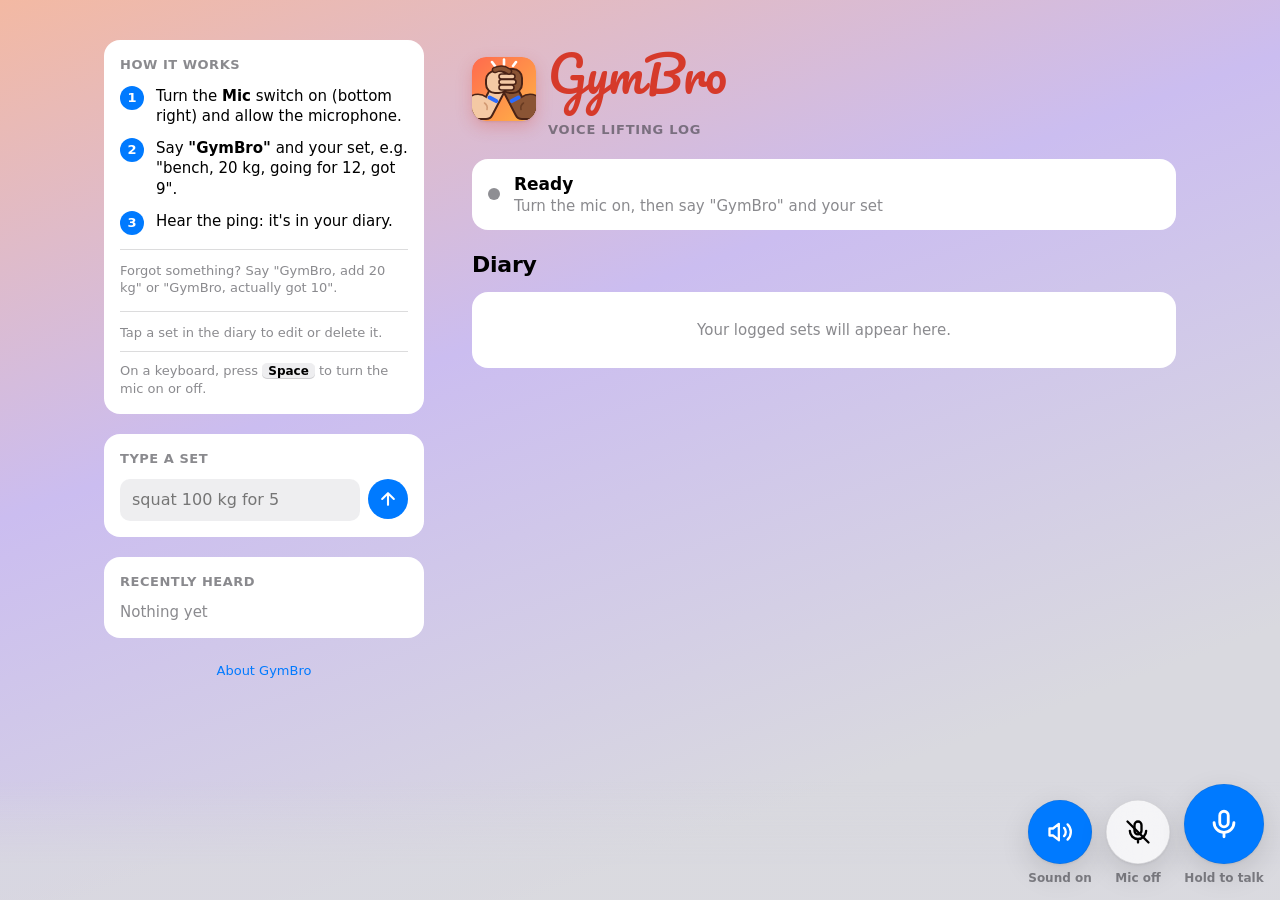
<file: index.html>
<!doctype html>
<html lang="en">
<head>
  <meta charset="utf-8">
  <meta name="viewport" content="width=device-width, initial-scale=1, viewport-fit=cover">
  <meta name="theme-color" content="#f3b9a3" media="(prefers-color-scheme: light)">
  <meta name="theme-color" content="#3d241b" media="(prefers-color-scheme: dark)">
  <title>GymBro</title>
  <link rel="stylesheet" href="style.css">
  <link rel="preconnect" href="https://fonts.googleapis.com">
  <link rel="preconnect" href="https://fonts.gstatic.com" crossorigin>
  <link rel="stylesheet" href="https://fonts.googleapis.com/css2?family=Pacifico&display=swap">
  <link rel="stylesheet" href="brand.css">
  <link rel="icon" href="brand-icon.svg" type="image/svg+xml">
</head>
<body>
  <div class="layout">
    <main class="main">
      <header class="top brand">
        <img class="brand-icon" src="brand-icon.svg" alt="">
        <div>
          <h1 class="wordmark">GymBro</h1>
          <p class="eyebrow">Voice lifting log</p>
        </div>
      </header>

      <section id="status" class="status idle" aria-live="polite">
        <span class="dot"></span>
        <div>
          <div id="state" class="state">Ready</div>
          <div id="hint" class="hint">Turn the mic on, then say "GymBro" and your set</div>
        </div>
      </section>

      <section>
        <h2 class="title">Diary</h2>
        <div id="diary"></div>
      </section>
    </main>

    <aside class="side">
      <section class="group">
        <h2>How it works</h2>
        <ol class="steps">
          <li><span class="num">1</span><span>Turn the <b>Mic</b> switch on (bottom right) and allow the microphone.</span></li>
          <li><span class="num">2</span><span>Say <b>"GymBro"</b> and your set, e.g. "bench, 20 kg, going for 12, got 9".</span></li>
          <li><span class="num">3</span><span>Hear the ping: it's in your diary.</span></li>
        </ol>
        <p class="tip">Forgot something? Say "GymBro, add 20 kg" or "GymBro, actually got 10".</p>
        <p class="tip">Tap a set in the diary to edit or delete it.</p>
        <p class="tip keys">On a keyboard, press <kbd>Space</kbd> to turn the mic on or off.</p>
      </section>

      <section class="group">
        <h2>Type a set</h2>
        <form id="typed" class="typed">
          <input id="typedText" autocomplete="off" placeholder="squat 100 kg for 5" aria-label="Type a set">
          <button type="submit" aria-label="Log set">
            <svg viewBox="0 0 24 24" aria-hidden="true"><path d="M12 19V5M5 12l7-7 7 7"/></svg>
          </button>
        </form>
      </section>

      <section class="group">
        <h2>Recently heard</h2>
        <ol id="commands" class="commands"><li class="empty">Nothing yet</li></ol>
      </section>

      <a class="about-link" href="about.html">About GymBro</a>
    </aside>
  </div>

  <div class="dock" role="toolbar" aria-label="Controls">
    <div class="ctl">
      <button id="speaker" class="round toggle on" role="switch" aria-checked="true" aria-label="Sound">
        <svg class="if-on" viewBox="0 0 24 24" aria-hidden="true"><path d="M11 5 6 9H3v6h3l5 4V5z"/><path d="M15.5 8.5a5 5 0 0 1 0 7M18.5 5.5a9 9 0 0 1 0 13"/></svg>
        <svg class="if-off" viewBox="0 0 24 24" aria-hidden="true"><path d="M11 5 6 9H3v6h3l5 4V5z"/><path d="M16 9l6 6M22 9l-6 6"/></svg>
      </button>
      <span id="speakerLabel" class="ctl-label">Sound on</span>
    </div>
    <div class="ctl">
      <button id="start" class="round toggle mic" role="switch" aria-checked="false" aria-label="Microphone">
        <svg class="if-on" viewBox="0 0 24 24" aria-hidden="true"><rect x="9" y="3" width="6" height="11" rx="3"/><path d="M5 11a7 7 0 0 0 14 0M12 18v3"/></svg>
        <svg class="if-off" viewBox="0 0 24 24" aria-hidden="true"><rect x="9" y="3" width="6" height="11" rx="3"/><path d="M5 11a7 7 0 0 0 14 0M12 18v3M3 3l18 18"/></svg>
      </button>
      <span id="startLabel" class="ctl-label">Mic off</span>
    </div>
    <div class="ctl">
      <button id="talk" class="round big" aria-label="Hold to talk" disabled>
        <svg viewBox="0 0 24 24" aria-hidden="true"><rect x="9" y="3" width="6" height="11" rx="3"/><path d="M5 11a7 7 0 0 0 14 0M12 18v3"/></svg>
      </button>
      <span class="ctl-label">Hold to talk</span>
    </div>
  </div>

  <dialog id="editor" class="sheet" aria-labelledby="editTitle">
    <form id="editForm" method="dialog">
      <header class="sheet-head">
        <button type="button" id="editCancel" class="link">Cancel</button>
        <h2 id="editTitle">Edit set</h2>
        <button type="submit" class="link strong">Save</button>
      </header>
      <div class="fields">
        <label class="field">Exercise<input id="fExercise" list="exerciseNames" autocomplete="off" required></label>
        <label class="field">Weight<span class="pair"><input id="fWeight" type="number" inputmode="decimal" step="any" min="0" placeholder="None"><select id="fUnit" aria-label="Unit"><option>kg</option><option>lb</option></select></span></label>
        <label class="field">Reps done<input id="fReps" type="number" inputmode="numeric" min="0" placeholder="None"></label>
        <label class="field">Going for<input id="fTarget" type="number" inputmode="numeric" min="0" placeholder="None"></label>
        <label class="field">Equipment<select id="fEquipment"><option value="">None</option><option>barbell</option><option>dumbbell</option><option>machine</option><option>cable</option><option>smith</option></select></label>
      </div>
      <button type="button" id="editDelete" class="danger">Delete set</button>
    </form>
  </dialog>
  <datalist id="exerciseNames"></datalist>

  <div id="toast" class="toast" role="status" hidden>
    <span id="toastText"></span>
    <button type="button" id="toastUndo">Undo</button>
  </div>

  <script src="diary.js"></script>
  <script src="voice.js"></script>
</body>
</html>
</file>
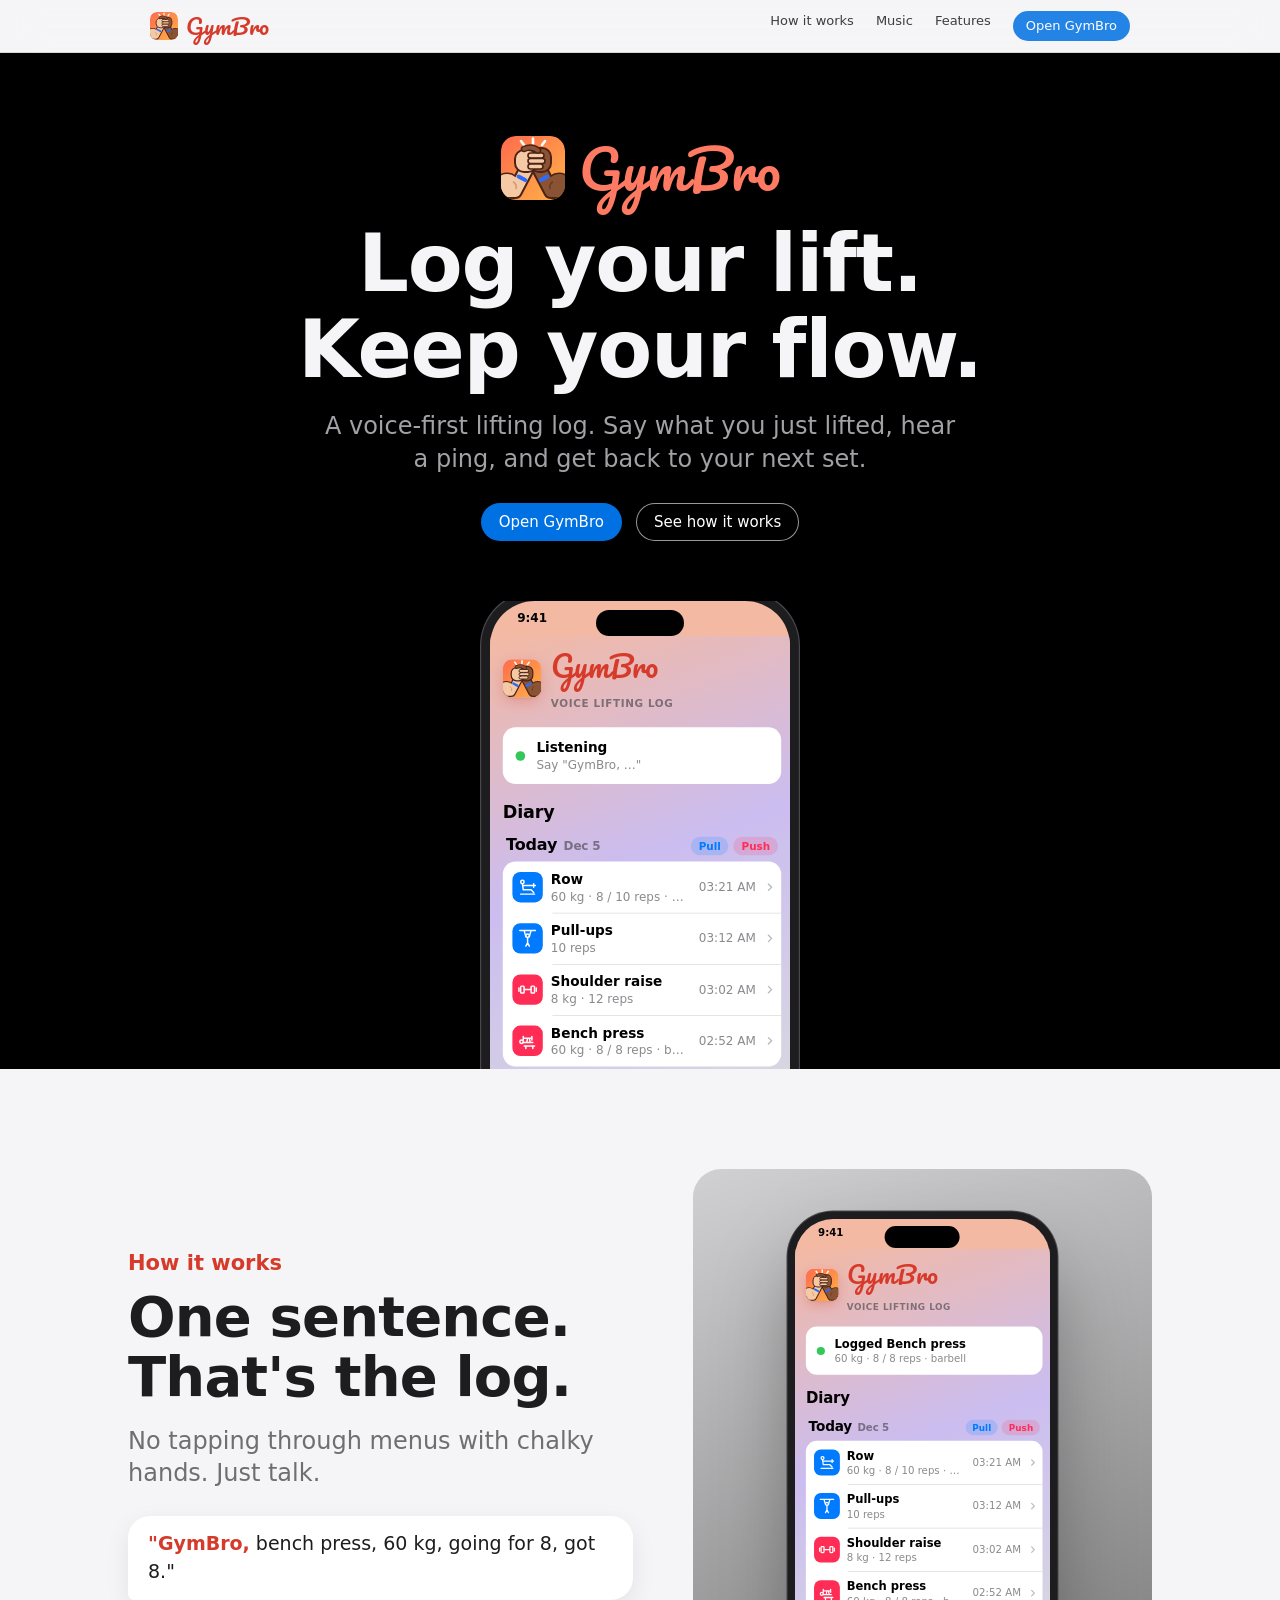
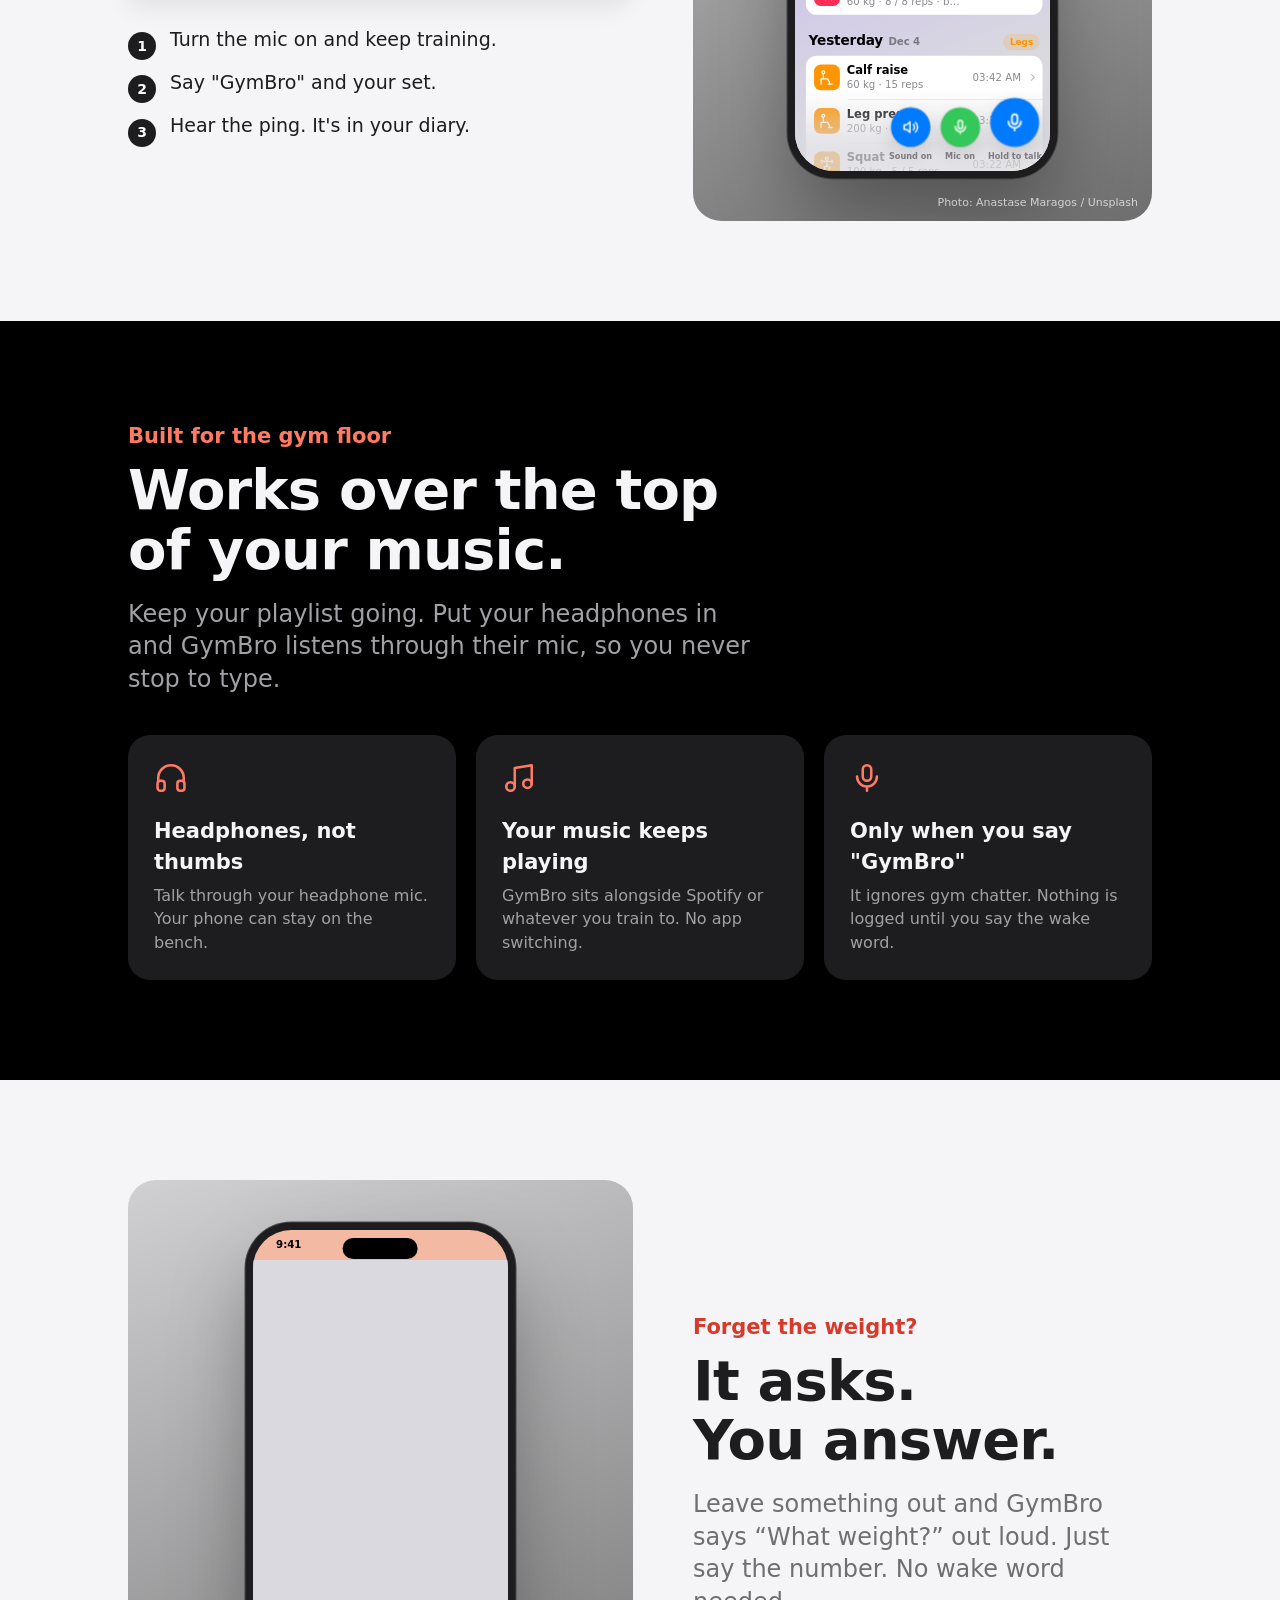
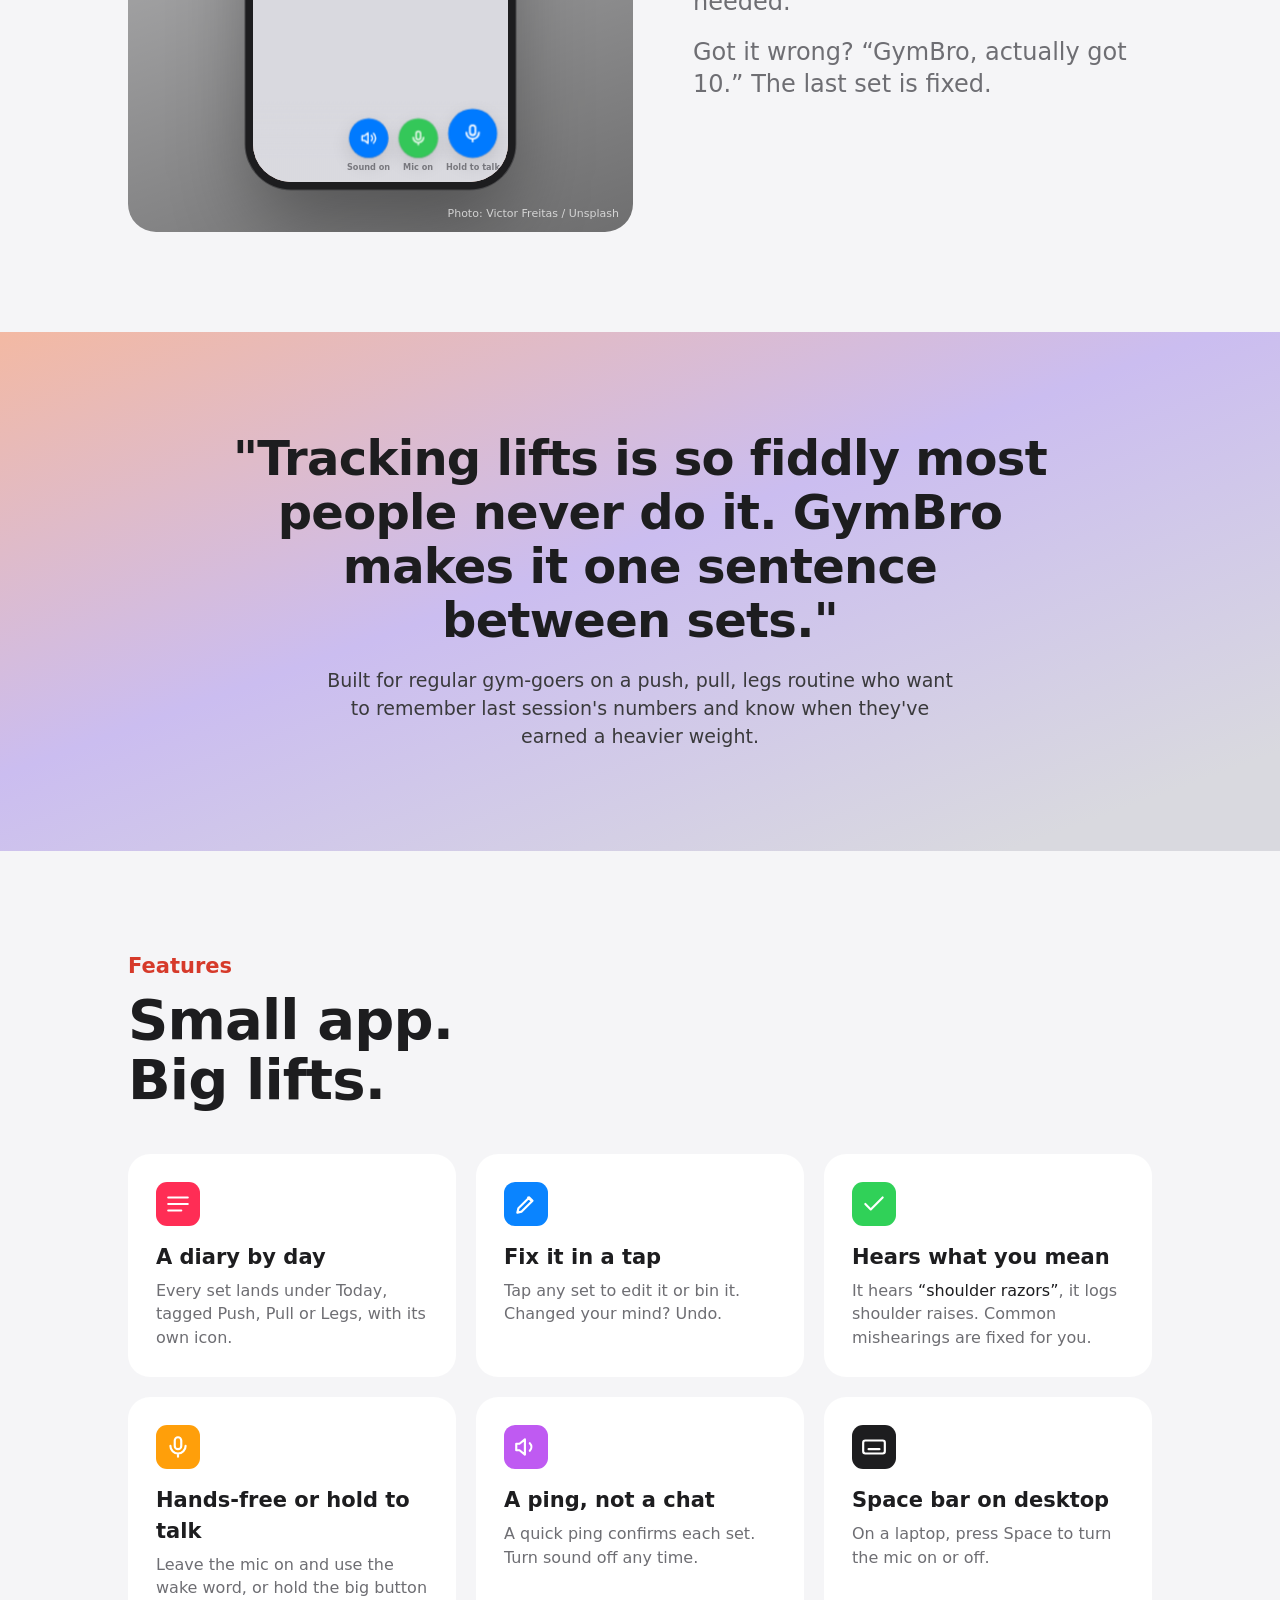
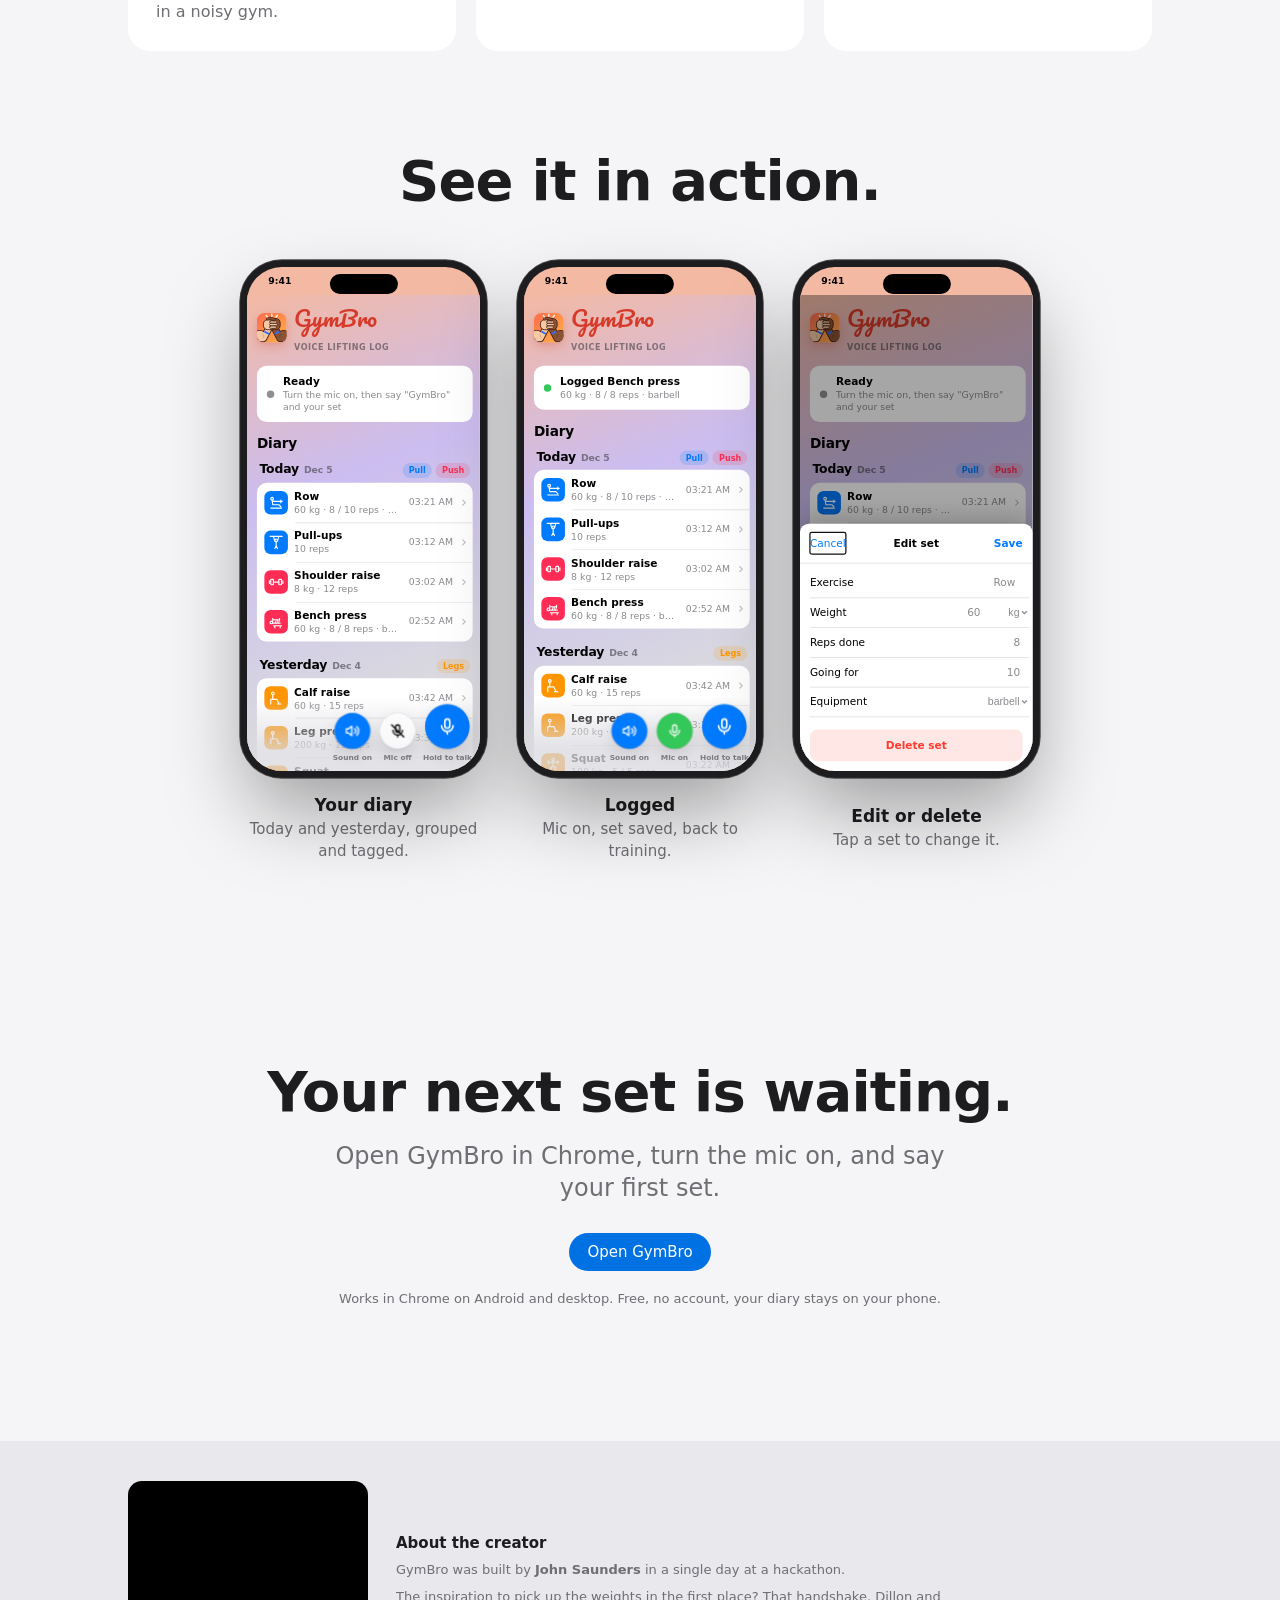
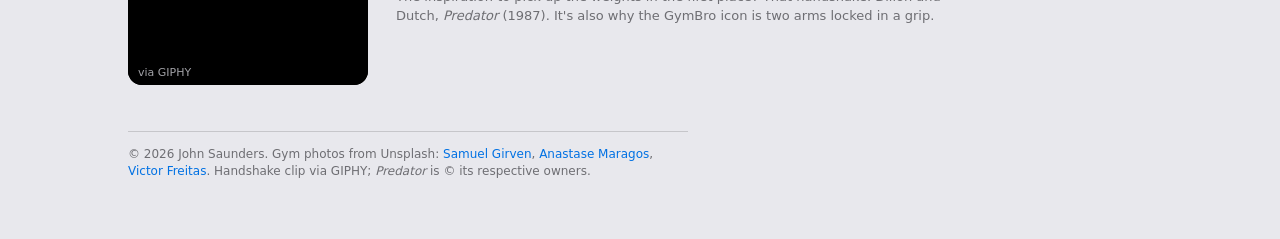
<file: about.html>
<!doctype html>
<html lang="en">
<head>
  <meta charset="utf-8">
  <meta name="viewport" content="width=device-width, initial-scale=1, viewport-fit=cover">
  <meta name="description" content="GymBro is a voice-first lifting log. Say your set in one sentence between lifts, hear a ping, keep training.">
  <meta name="theme-color" content="#f5f5f7">
  <title>GymBro: log your lifts by voice</title>
  <link rel="preconnect" href="https://fonts.googleapis.com">
  <link rel="preconnect" href="https://fonts.gstatic.com" crossorigin>
  <link rel="stylesheet" href="https://fonts.googleapis.com/css2?family=Pacifico&display=swap">
  <link rel="icon" href="brand-icon.svg" type="image/svg+xml">
  <style>
    :root {
      --ink: #1d1d1f;
      --ink-2: #6e6e73;
      --paper: #f5f5f7;
      --card: #ffffff;
      --blue: #0071e3;
      --brand: #d63a2a;
      --peach: #f3b9a3;
      --lavender: #cbbdf0;
      --grey: #d9d9df;
    }
    * { box-sizing: border-box; }
    html { scroll-behavior: smooth; }
    body {
      margin: 0; background: var(--paper); color: var(--ink);
      font: 17px/1.47 -apple-system, BlinkMacSystemFont, "SF Pro Text", system-ui, "Segoe UI", Roboto, sans-serif;
      -webkit-font-smoothing: antialiased;
    }
    a { color: var(--blue); text-decoration: none; }
    a:hover { text-decoration: underline; }
    img { display: block; max-width: 100%; }

    /* ---------- nav ---------- */
    .nav {
      position: sticky; top: 0; z-index: 50;
      background: rgba(245, 245, 247, 0.72);
      -webkit-backdrop-filter: saturate(180%) blur(20px); backdrop-filter: saturate(180%) blur(20px);
      border-bottom: 0.5px solid rgba(0, 0, 0, 0.12);
    }
    .nav-inner { max-width: 1024px; margin: 0 auto; padding: 0 22px; height: 52px; display: flex; align-items: center; gap: 24px; }
    .nav .logo { display: flex; align-items: center; gap: 8px; color: var(--ink); }
    .nav .logo img { width: 28px; height: 28px; border-radius: 7px; }
    .nav .logo span { font: 22px/1 "Pacifico", cursive; color: var(--brand); }
    .nav .links { display: flex; gap: 22px; margin-left: auto; font-size: 13px; }
    .nav .links a { color: var(--ink); opacity: 0.85; }
    .pill {
      display: inline-flex; align-items: center; gap: 6px; padding: 8px 18px; border-radius: 99px;
      background: var(--blue); color: #fff !important; font-size: 15px; font-weight: 500; white-space: nowrap;
    }
    .pill:hover { text-decoration: none; background: #0077ed; }
    .nav .pill { padding: 5px 13px; font-size: 13px; }
    .pill.ghost { background: transparent; color: var(--blue) !important; box-shadow: inset 0 0 0 1px var(--blue); }
    .pill.light { background: #fff; color: var(--ink) !important; }

    /* ---------- device frame: the live app in demo mode ---------- */
    .device {
      --s: 0.8;
      position: relative; flex: none;
      width: calc(375px * var(--s)); height: calc(812px * var(--s));
      border-radius: calc(56px * var(--s)); overflow: hidden; background: var(--peach);
      box-shadow: 0 0 0 calc(11px * var(--s)) #1d1d1f, 0 0 0 calc(12.5px * var(--s)) #48484a, 0 40px 80px rgba(0, 0, 0, 0.35);
    }
    /* the app sits below a 44pt status bar, like a real phone */
    .device iframe {
      width: 375px; height: 768px; border: 0; display: block; margin-top: calc(44px * var(--s));
      transform: scale(var(--s)); transform-origin: 0 0; pointer-events: none;
    }
    .device::before { /* status bar clock */
      content: "9:41"; position: absolute; top: calc(14px * var(--s)); left: calc(34px * var(--s));
      font: 600 calc(15px * var(--s)) / 1 -apple-system, BlinkMacSystemFont, system-ui, sans-serif; color: #000;
    }
    .device::after { /* dynamic island */
      content: ""; position: absolute; top: calc(11px * var(--s)); left: 50%; transform: translateX(-50%);
      width: calc(110px * var(--s)); height: calc(32px * var(--s)); border-radius: 99px; background: #000;
    }
    @media (prefers-color-scheme: dark) {
      .device { background: #3d241b; }
      .device::before { color: #fff; }
    }

    /* ---------- sections ---------- */
    section { padding: 100px 22px; }
    .wrap { max-width: 1024px; margin: 0 auto; }
    .eyebrow { margin: 0 0 8px; font-size: 21px; font-weight: 600; color: var(--brand); }
    h1, h2 { margin: 0; letter-spacing: -0.015em; line-height: 1.07; font-weight: 700; }
    h1 { font-size: clamp(44px, 7vw, 80px); }
    h2 { font-size: clamp(36px, 5.4vw, 56px); }
    .lead { margin: 18px 0 0; font-size: clamp(19px, 2.2vw, 24px); line-height: 1.35; color: var(--ink-2); font-weight: 500; max-width: 640px; }
    .ctas { display: flex; gap: 14px; flex-wrap: wrap; margin-top: 28px; }

    /* hero: dark gym photo with the app on top */
    .hero {
      position: relative; overflow: hidden; color: #f5f5f7; padding-top: 80px; padding-bottom: 0;
      background: #000 url("https://images.unsplash.com/photo-1576678927484-cc907957088c?w=2000&q=70&auto=format&fit=crop") center / cover;
    }
    .hero::before { content: ""; position: absolute; inset: 0; background: linear-gradient(180deg, rgba(0,0,0,0.55), rgba(0,0,0,0.75) 60%, rgba(0,0,0,0.9)); }
    .hero .wrap { position: relative; text-align: center; }
    .hero .brandline { display: inline-flex; align-items: center; gap: 14px; margin-bottom: 18px; }
    .hero .brandline img { width: 64px; height: 64px; border-radius: 15px; box-shadow: 0 10px 30px rgba(0,0,0,0.4); }
    .hero .brandline span { font: 54px/1.3 "Pacifico", cursive; color: #ff7a63; }
    .hero .lead { color: #a1a1a6; margin-left: auto; margin-right: auto; }
    .hero .ctas { justify-content: center; }
    .hero .stage { display: flex; justify-content: center; margin-top: 60px; height: calc(812px * 0.8 * 0.72); overflow: hidden; }

    /* split sections: text one side, device the other, photo behind */
    .split .wrap { display: grid; grid-template-columns: 1.1fr 1fr; gap: 60px; align-items: center; }
    .photo-panel {
      position: relative; border-radius: 28px; overflow: hidden; min-height: 600px;
      display: flex; align-items: center; justify-content: center; padding: 50px 0;
      background-size: cover; background-position: center;
    }
    .photo-panel::before { content: ""; position: absolute; inset: 0; background: linear-gradient(160deg, rgba(0,0,0,0.15), rgba(0,0,0,0.55)); }
    .photo-panel .device { --s: 0.68; }
    .photo-credit { position: absolute; right: 14px; bottom: 10px; font-size: 11px; color: rgba(255,255,255,0.7); z-index: 1; }
    .photo-credit a { color: inherit; }

    .bubble {
      display: inline-block; margin-top: 26px; padding: 14px 20px; border-radius: 22px 22px 22px 6px;
      background: var(--card); box-shadow: 0 8px 24px rgba(0,0,0,0.08); font-size: 19px; font-weight: 500;
    }
    .bubble b { color: var(--brand); }
    .steps { list-style: none; margin: 26px 0 0; padding: 0; display: grid; gap: 14px; }
    .steps li { display: flex; gap: 14px; align-items: baseline; font-size: 19px; }
    .steps li span { flex: none; width: 28px; height: 28px; border-radius: 50%; display: grid; place-items: center; background: var(--ink); color: #fff; font-size: 14px; font-weight: 700; transform: translateY(5px); }

    /* music section: dark */
    .dark { background: #000; color: #f5f5f7; }
    .dark .lead { color: #a1a1a6; }
    .dark .eyebrow { color: #ff7a63; }
    .facts { display: grid; grid-template-columns: repeat(3, 1fr); gap: 20px; margin-top: 40px; }
    .fact { background: #1d1d1f; border-radius: 22px; padding: 26px; }
    .fact svg { width: 34px; height: 34px; stroke: #ff7a63; fill: none; stroke-width: 1.8; stroke-linecap: round; stroke-linejoin: round; }
    .fact h3 { margin: 14px 0 6px; font-size: 21px; }
    .fact p { margin: 0; color: #a1a1a6; font-size: 16px; }

    /* problem quote on the brand gradient */
    .quote { background: linear-gradient(160deg, var(--peach), var(--lavender) 45%, var(--grey) 90%); text-align: center; }
    .quote blockquote { margin: 0 auto; max-width: 820px; font-size: clamp(30px, 4.6vw, 48px); font-weight: 700; letter-spacing: -0.015em; line-height: 1.12; }
    .quote p { margin: 20px auto 0; max-width: 640px; color: #3a3a3c; font-size: 19px; }

    /* feature grid */
    .grid { display: grid; grid-template-columns: repeat(3, 1fr); gap: 20px; margin-top: 44px; }
    .tile { background: var(--card); border-radius: 22px; padding: 28px; }
    .tile .ico { width: 44px; height: 44px; border-radius: 11px; display: grid; place-items: center; color: #fff; }
    .tile .ico svg { width: 26px; height: 26px; fill: none; stroke: currentColor; stroke-width: 2; stroke-linecap: round; stroke-linejoin: round; }
    .tile h3 { margin: 16px 0 6px; font-size: 21px; }
    .tile p { margin: 0; color: var(--ink-2); font-size: 16px; }
    .tile q { color: var(--ink); font-weight: 500; }

    /* screens gallery */
    .gallery { display: flex; justify-content: center; gap: 44px; margin-top: 56px; flex-wrap: wrap; }
    .gallery figure { margin: 0; display: grid; justify-items: center; gap: 22px; }
    .gallery .device { --s: 0.62; }
    .gallery figcaption { font-size: 15px; color: var(--ink-2); text-align: center; max-width: 230px; }
    .gallery figcaption b { display: block; color: var(--ink); font-size: 17px; }

    /* final call to action */
    .cta { text-align: center; padding-bottom: 120px; }
    .cta .ctas { justify-content: center; }
    .note { margin-top: 18px; font-size: 13px; color: var(--ink-2); }

    /* ---------- footer: about the creator ---------- */
    footer { background: #e8e8ed; color: var(--ink-2); font-size: 13px; padding: 40px 22px 50px; }
    footer .wrap { display: grid; grid-template-columns: auto 1fr; gap: 28px; align-items: center; }
    .gif { width: 240px; border-radius: 14px; overflow: hidden; background: #000; }
    .gif iframe { display: block; width: 240px; height: 180px; border: 0; }
    .gif a { display: block; padding: 4px 10px; font-size: 11px; color: #a1a1a6; background: #000; }
    footer h4 { margin: 0 0 6px; font-size: 15px; color: var(--ink); }
    footer p { margin: 0 0 8px; max-width: 560px; }
    footer .small { margin-top: 18px; padding-top: 14px; border-top: 0.5px solid rgba(0,0,0,0.15); grid-column: 1 / -1; font-size: 12px; }

    /* ---------- responsive ---------- */
    @media (max-width: 900px) {
      section { padding: 72px 20px; }
      .split .wrap { grid-template-columns: 1fr; gap: 40px; }
      .split.reverse .photo-panel { order: 2; }
      .photo-panel { min-height: 0; }
      .facts, .grid { grid-template-columns: 1fr; }
      .nav .links a:not(.pill) { display: none; }
    }
    @media (max-width: 600px) {
      .hero .brandline span { font-size: 40px; }
      .hero .brandline img { width: 48px; height: 48px; border-radius: 11px; }
      .hero .device { --s: 0.62; }
      .hero .stage { height: calc(812px * 0.62 * 0.72); }
      .photo-panel .device { --s: 0.58; }
      .gallery { gap: 36px; }
      footer .wrap { grid-template-columns: 1fr; }
    }
  </style>
</head>
<body>
  <nav class="nav">
    <div class="nav-inner">
      <a class="logo" href="#top"><img src="brand-icon.svg" alt=""><span>GymBro</span></a>
      <div class="links">
        <a href="#how">How it works</a>
        <a href="#music">Music</a>
        <a href="#features">Features</a>
        <a class="pill" href="index.html">Open GymBro</a>
      </div>
    </div>
  </nav>

  <main id="top">
    <section class="hero">
      <div class="wrap">
        <div class="brandline"><img src="brand-icon.svg" alt="GymBro handshake icon"><span>GymBro</span></div>
        <h1>Log your lift.<br>Keep your flow.</h1>
        <p class="lead">A voice-first lifting log. Say what you just lifted, hear a ping, and get back to your next set.</p>
        <div class="ctas">
          <a class="pill" href="index.html">Open GymBro</a>
          <a class="pill ghost" href="#how" style="color:#fff !important; box-shadow: inset 0 0 0 1px rgba(255,255,255,0.6)">See how it works</a>
        </div>
        <div class="stage">
          <div class="device"><iframe src="index.html?demo=listening" title="GymBro listening for a set" loading="lazy" tabindex="-1"></iframe></div>
        </div>
      </div>
    </section>

    <section id="how" class="split">
      <div class="wrap">
        <div>
          <p class="eyebrow">How it works</p>
          <h2>One sentence.<br>That's the log.</h2>
          <p class="lead">No tapping through menus with chalky hands. Just talk.</p>
          <div class="bubble"><b>"GymBro,</b> bench press, 60 kg, going for 8, got 8."</div>
          <ol class="steps">
            <li><span>1</span>Turn the mic on and keep training.</li>
            <li><span>2</span>Say "GymBro" and your set.</li>
            <li><span>3</span>Hear the ping. It's in your diary.</li>
          </ol>
        </div>
        <div class="photo-panel" style="background-image:url('https://images.unsplash.com/photo-1583454110551-21f2fa2afe61?w=1400&q=70&auto=format&fit=crop')">
          <div class="device"><iframe src="index.html?demo=logged" title="GymBro after logging a set" loading="lazy" tabindex="-1"></iframe></div>
          <span class="photo-credit">Photo: <a href="https://unsplash.com/photos/FP7cfYPPUKM">Anastase Maragos</a> / Unsplash</span>
        </div>
      </div>
    </section>

    <section id="music" class="dark">
      <div class="wrap">
        <p class="eyebrow">Built for the gym floor</p>
        <h2>Works over the top<br>of your music.</h2>
        <p class="lead">Keep your playlist going. Put your headphones in and GymBro listens through their mic, so you never stop to type.</p>
        <div class="facts">
          <div class="fact">
            <svg viewBox="0 0 24 24" aria-hidden="true"><path d="M3 14v-2a9 9 0 0 1 18 0v2"/><rect x="2.5" y="14" width="5" height="7" rx="2"/><rect x="16.5" y="14" width="5" height="7" rx="2"/></svg>
            <h3>Headphones, not thumbs</h3>
            <p>Talk through your headphone mic. Your phone can stay on the bench.</p>
          </div>
          <div class="fact">
            <svg viewBox="0 0 24 24" aria-hidden="true"><path d="M9 18V5l12-2v13"/><circle cx="6" cy="18" r="3"/><circle cx="18" cy="16" r="3"/></svg>
            <h3>Your music keeps playing</h3>
            <p>GymBro sits alongside Spotify or whatever you train to. No app switching.</p>
          </div>
          <div class="fact">
            <svg viewBox="0 0 24 24" aria-hidden="true"><rect x="9" y="3" width="6" height="11" rx="3"/><path d="M5 11a7 7 0 0 0 14 0M12 18v3"/></svg>
            <h3>Only when you say "GymBro"</h3>
            <p>It ignores gym chatter. Nothing is logged until you say the wake word.</p>
          </div>
        </div>
      </div>
    </section>

    <section class="split reverse">
      <div class="wrap">
        <div class="photo-panel" style="background-image:url('https://images.unsplash.com/photo-1521805103424-d8f8430e8933?w=1400&q=70&auto=format&fit=crop')">
          <div class="device"><iframe src="index.html?demo=weight" title="GymBro asking what weight" loading="lazy" tabindex="-1"></iframe></div>
          <span class="photo-credit">Photo: <a href="https://unsplash.com/photos/Yuv-iwByVRQ">Victor Freitas</a> / Unsplash</span>
        </div>
        <div>
          <p class="eyebrow">Forget the weight?</p>
          <h2>It asks.<br>You answer.</h2>
          <p class="lead">Leave something out and GymBro says <q>What weight?</q> out loud. Just say the number. No wake word needed.</p>
          <p class="lead">Got it wrong? <q>GymBro, actually got 10.</q> The last set is fixed.</p>
        </div>
      </div>
    </section>

    <section class="quote">
      <div class="wrap">
        <blockquote>"Tracking lifts is so fiddly most people never do it. GymBro makes it one sentence between sets."</blockquote>
        <p>Built for regular gym-goers on a push, pull, legs routine who want to remember last session's numbers and know when they've earned a heavier weight.</p>
      </div>
    </section>

    <section id="features">
      <div class="wrap">
        <p class="eyebrow">Features</p>
        <h2>Small app.<br>Big lifts.</h2>
        <div class="grid">
          <div class="tile">
            <div class="ico" style="background:#ff2d55"><svg viewBox="0 0 24 24"><path d="M3 6h18M3 12h18M3 18h12"/></svg></div>
            <h3>A diary by day</h3>
            <p>Every set lands under Today, tagged Push, Pull or Legs, with its own icon.</p>
          </div>
          <div class="tile">
            <div class="ico" style="background:#0a84ff"><svg viewBox="0 0 24 24"><path d="M4 20l4-1 10-10-3-3L5 16l-1 4zM14 6l3 3"/></svg></div>
            <h3>Fix it in a tap</h3>
            <p>Tap any set to edit it or bin it. Changed your mind? Undo.</p>
          </div>
          <div class="tile">
            <div class="ico" style="background:#30d158"><svg viewBox="0 0 24 24"><path d="M4 12l5 5L20 6"/></svg></div>
            <h3>Hears what you mean</h3>
            <p>It hears <q>shoulder razors</q>, it logs shoulder raises. Common mishearings are fixed for you.</p>
          </div>
          <div class="tile">
            <div class="ico" style="background:#ff9f0a"><svg viewBox="0 0 24 24"><rect x="9" y="3" width="6" height="11" rx="3"/><path d="M5 11a7 7 0 0 0 14 0M12 18v3"/></svg></div>
            <h3>Hands-free or hold to talk</h3>
            <p>Leave the mic on and use the wake word, or hold the big button in a noisy gym.</p>
          </div>
          <div class="tile">
            <div class="ico" style="background:#bf5af2"><svg viewBox="0 0 24 24"><path d="M11 5 6 9H3v6h3l5 4V5z"/><path d="M15.5 8.5a5 5 0 0 1 0 7"/></svg></div>
            <h3>A ping, not a chat</h3>
            <p>A quick ping confirms each set. Turn sound off any time.</p>
          </div>
          <div class="tile">
            <div class="ico" style="background:#1d1d1f"><svg viewBox="0 0 24 24"><rect x="2" y="6" width="20" height="12" rx="2"/><path d="M7 14h10"/></svg></div>
            <h3>Space bar on desktop</h3>
            <p>On a laptop, press Space to turn the mic on or off.</p>
          </div>
        </div>
      </div>
    </section>

    <section style="padding-top:0">
      <div class="wrap" style="text-align:center">
        <h2>See it in action.</h2>
        <div class="gallery">
          <figure>
            <div class="device"><iframe src="index.html?demo" title="GymBro diary" loading="lazy" tabindex="-1"></iframe></div>
            <figcaption><b>Your diary</b>Today and yesterday, grouped and tagged.</figcaption>
          </figure>
          <figure>
            <div class="device"><iframe src="index.html?demo=logged" title="GymBro set logged" loading="lazy" tabindex="-1"></iframe></div>
            <figcaption><b>Logged</b>Mic on, set saved, back to training.</figcaption>
          </figure>
          <figure>
            <div class="device"><iframe src="index.html?demo=edit" title="GymBro editing a set" loading="lazy" tabindex="-1"></iframe></div>
            <figcaption><b>Edit or delete</b>Tap a set to change it.</figcaption>
          </figure>
        </div>
      </div>
    </section>

    <section class="cta">
      <div class="wrap">
        <h2>Your next set is waiting.</h2>
        <p class="lead" style="margin-left:auto;margin-right:auto">Open GymBro in Chrome, turn the mic on, and say your first set.</p>
        <div class="ctas"><a class="pill" href="index.html">Open GymBro</a></div>
        <p class="note">Works in Chrome on Android and desktop. Free, no account, your diary stays on your phone.</p>
      </div>
    </section>
  </main>

  <footer>
    <div class="wrap">
      <div class="gif">
        <iframe src="https://giphy.com/embed/pHb82xtBPfqEg" title="The Predator handshake" loading="lazy" allowfullscreen></iframe>
        <a href="https://giphy.com/gifs/arnold-schwarzenegger-predator-pHb82xtBPfqEg">via GIPHY</a>
      </div>
      <div>
        <h4>About the creator</h4>
        <p>GymBro was built by <b>John Saunders</b> in a single day at a hackathon.</p>
        <p>The inspiration to pick up the weights in the first place? That handshake. Dillon and Dutch, <i>Predator</i> (1987). It's also why the GymBro icon is two arms locked in a grip.</p>
      </div>
      <p class="small">© 2026 John Saunders. Gym photos from Unsplash: <a href="https://unsplash.com/photos/VJ2s0c20qCo">Samuel Girven</a>, <a href="https://unsplash.com/photos/FP7cfYPPUKM">Anastase Maragos</a>, <a href="https://unsplash.com/photos/Yuv-iwByVRQ">Victor Freitas</a>. Handshake clip via GIPHY; <i>Predator</i> is © its respective owners.</p>
    </div>
  </footer>
</body>
</html>
</file>
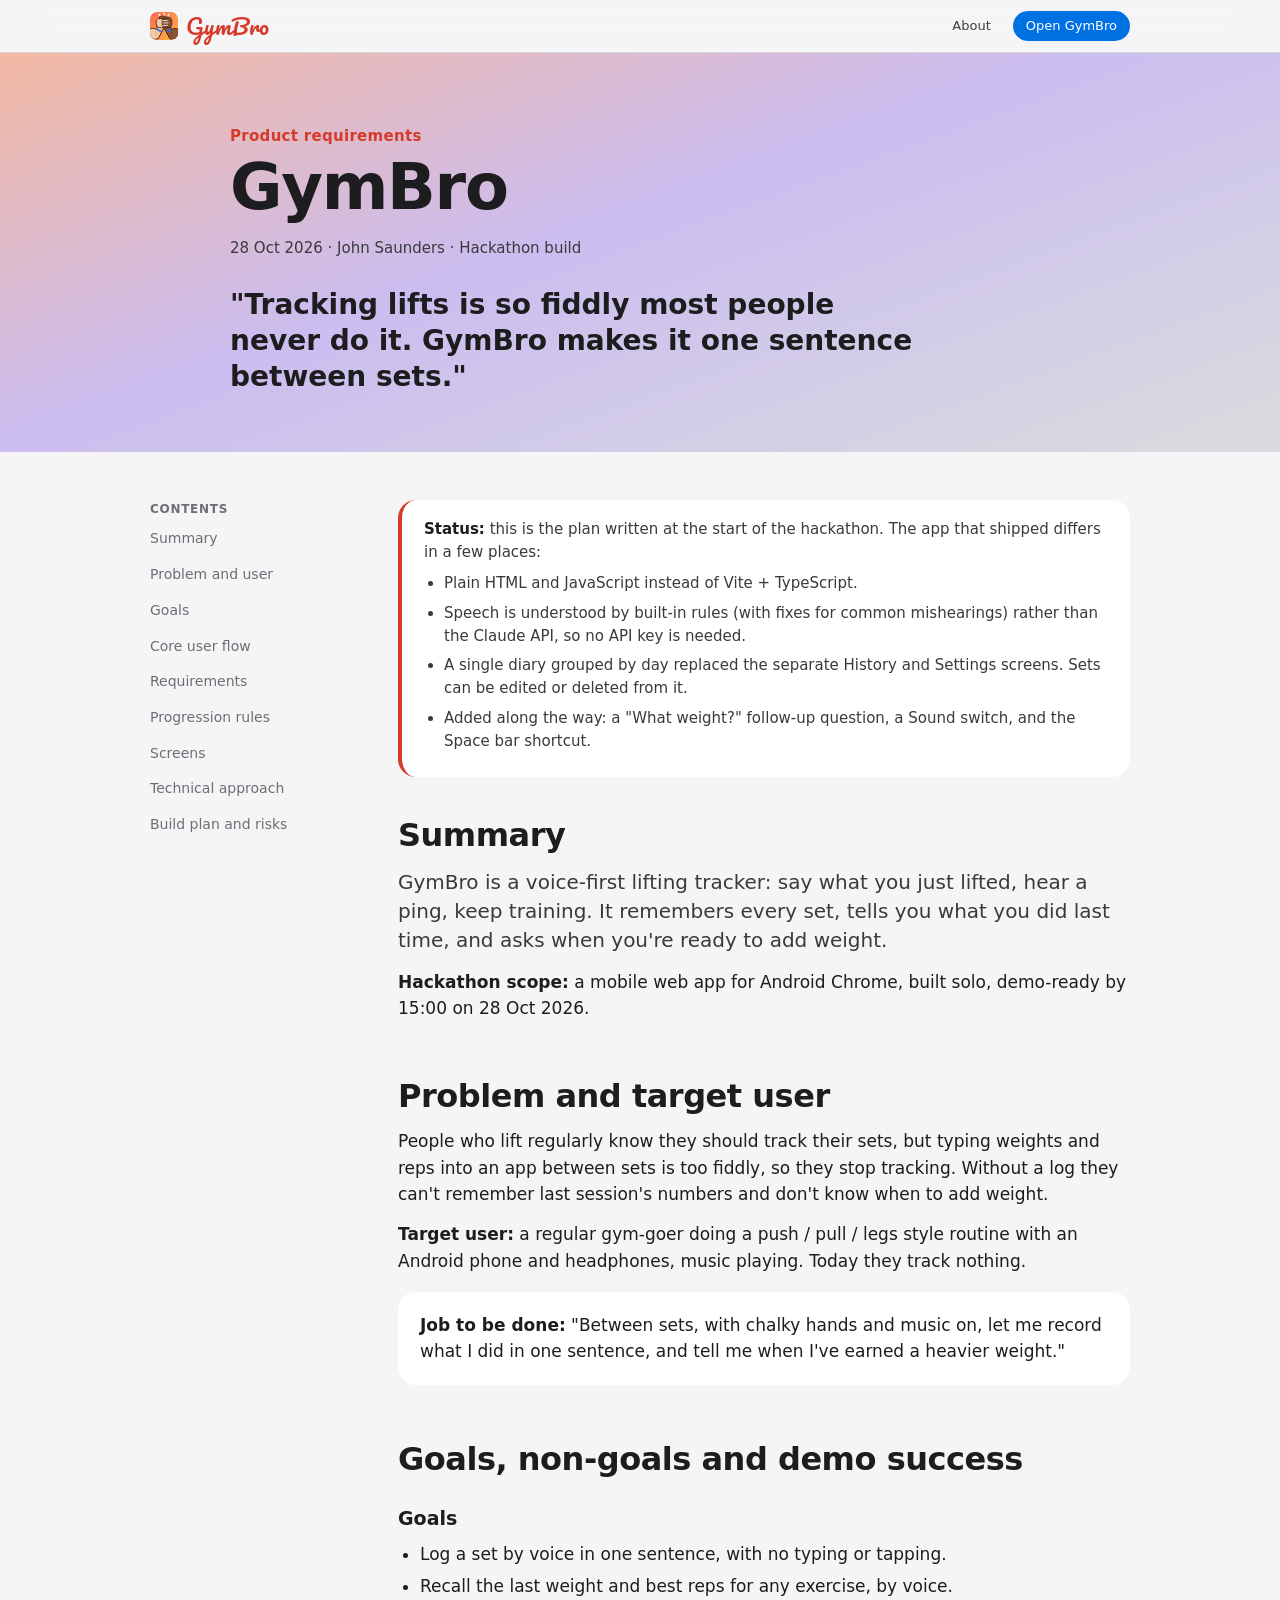
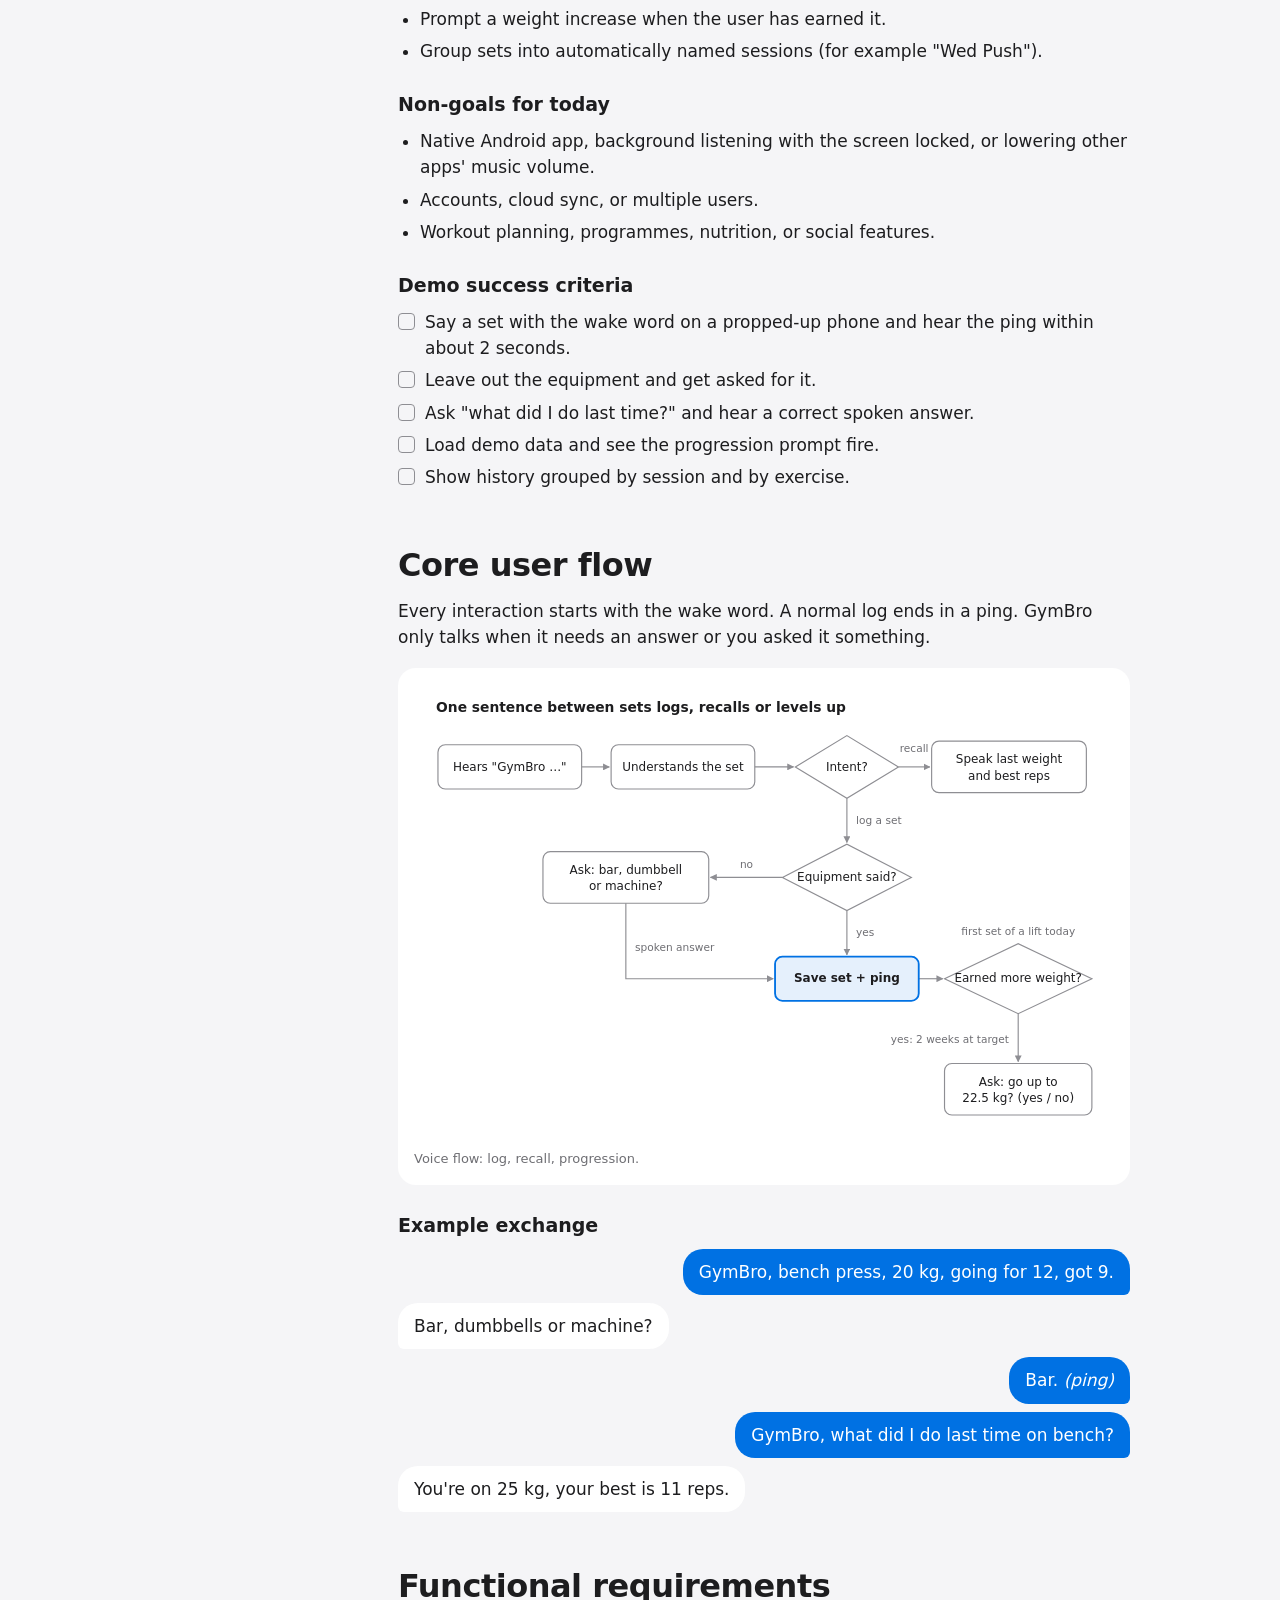
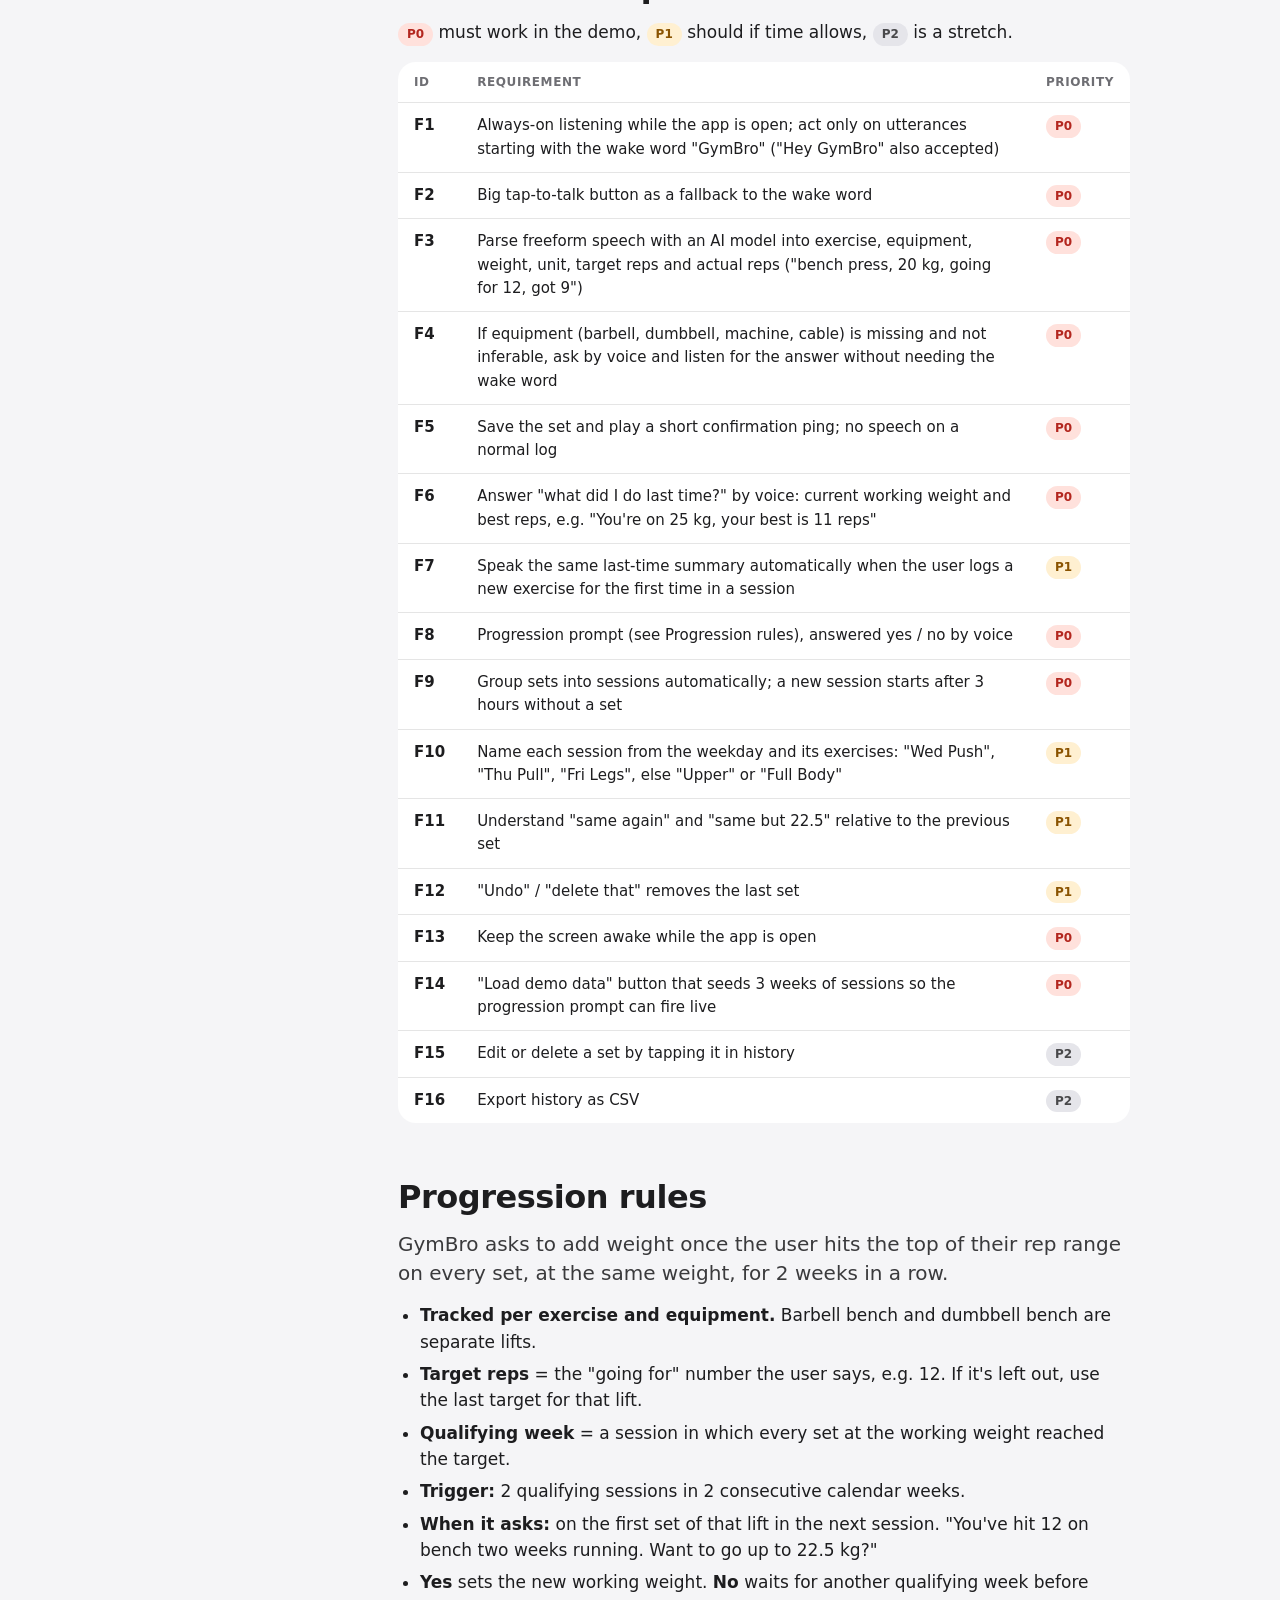
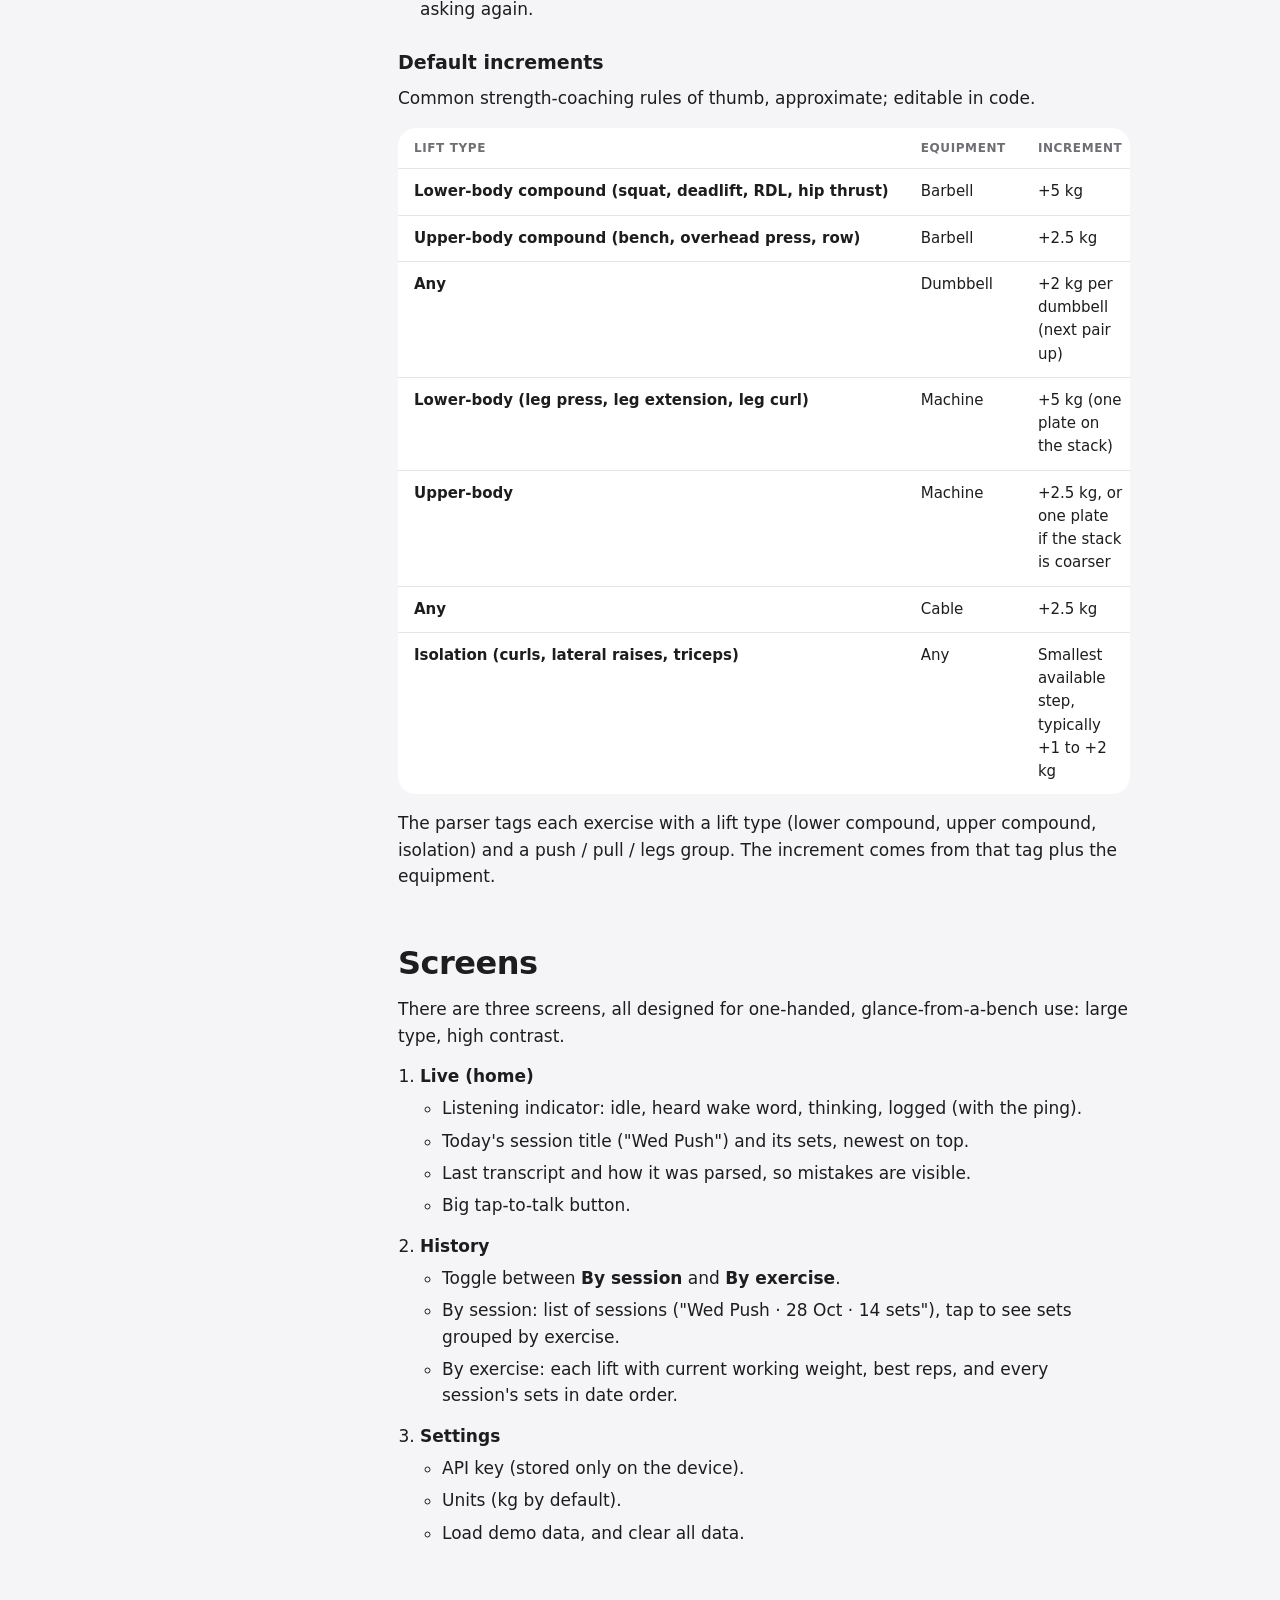
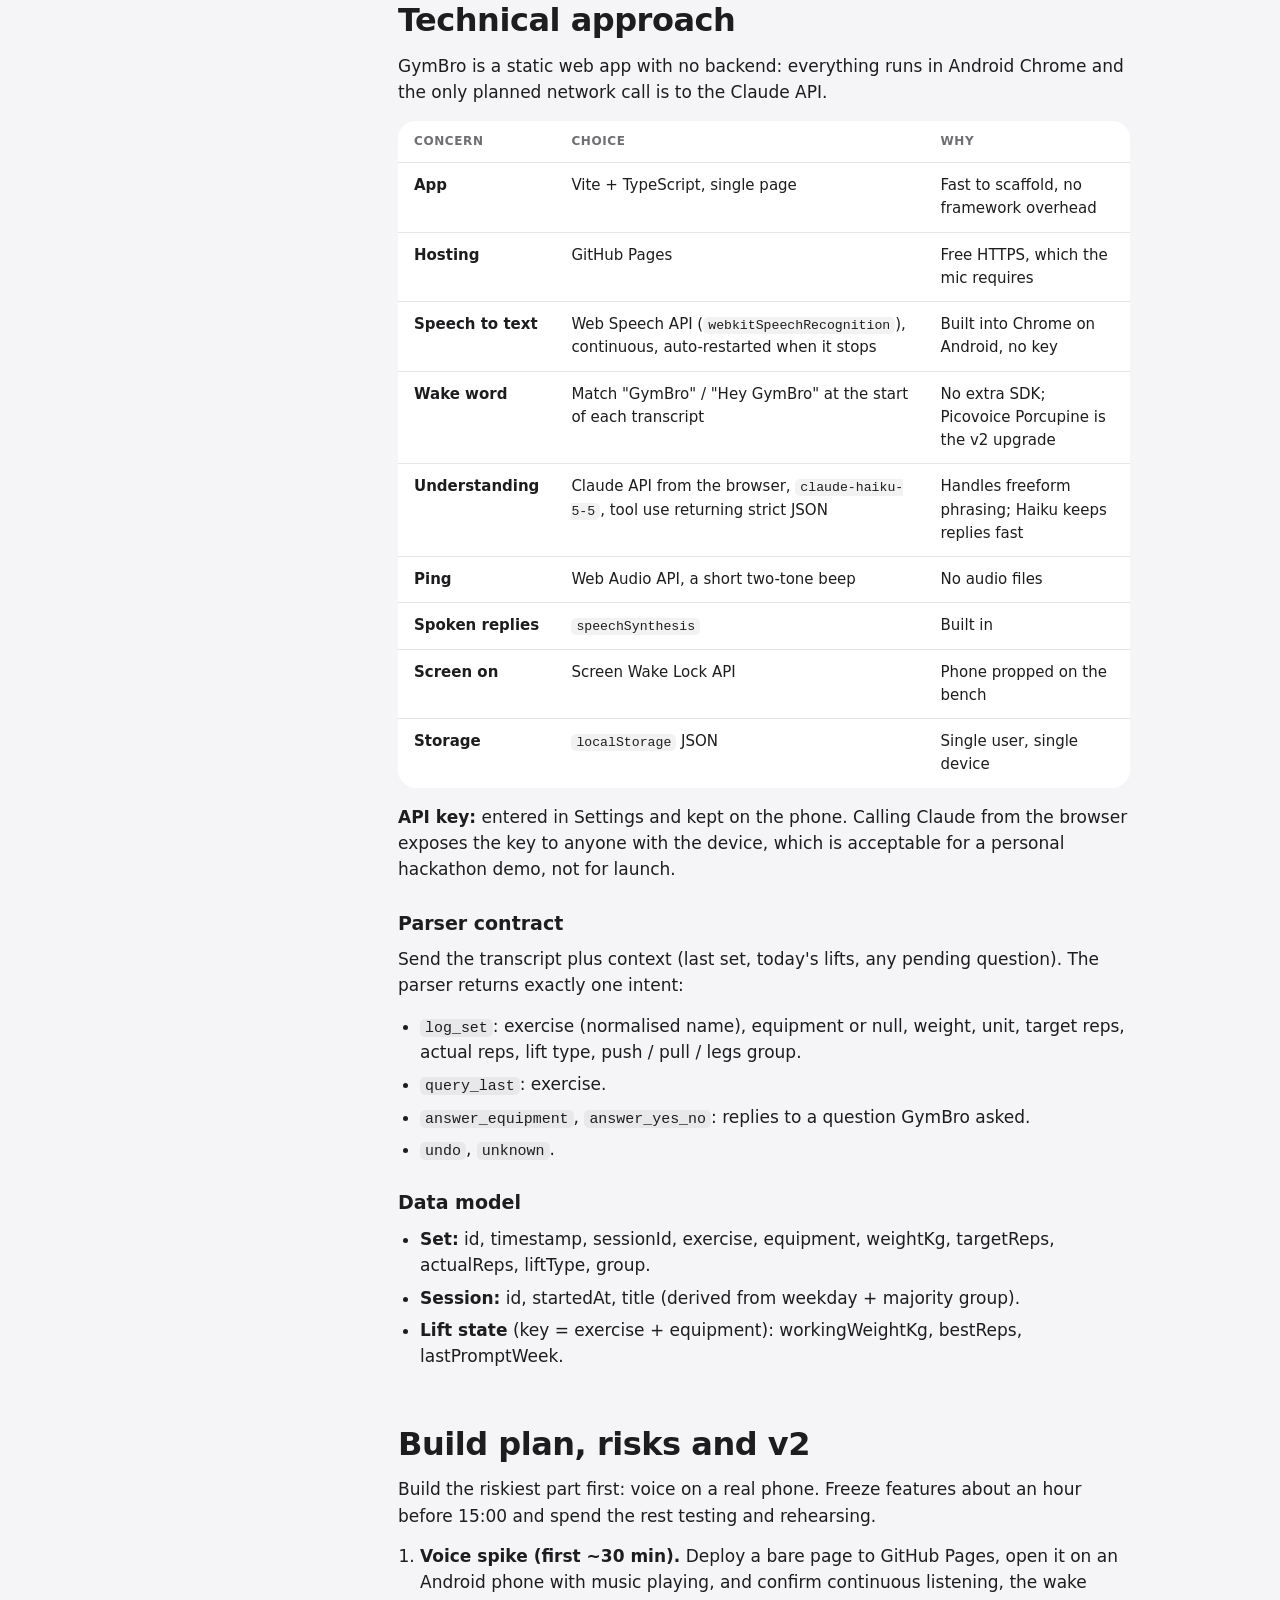
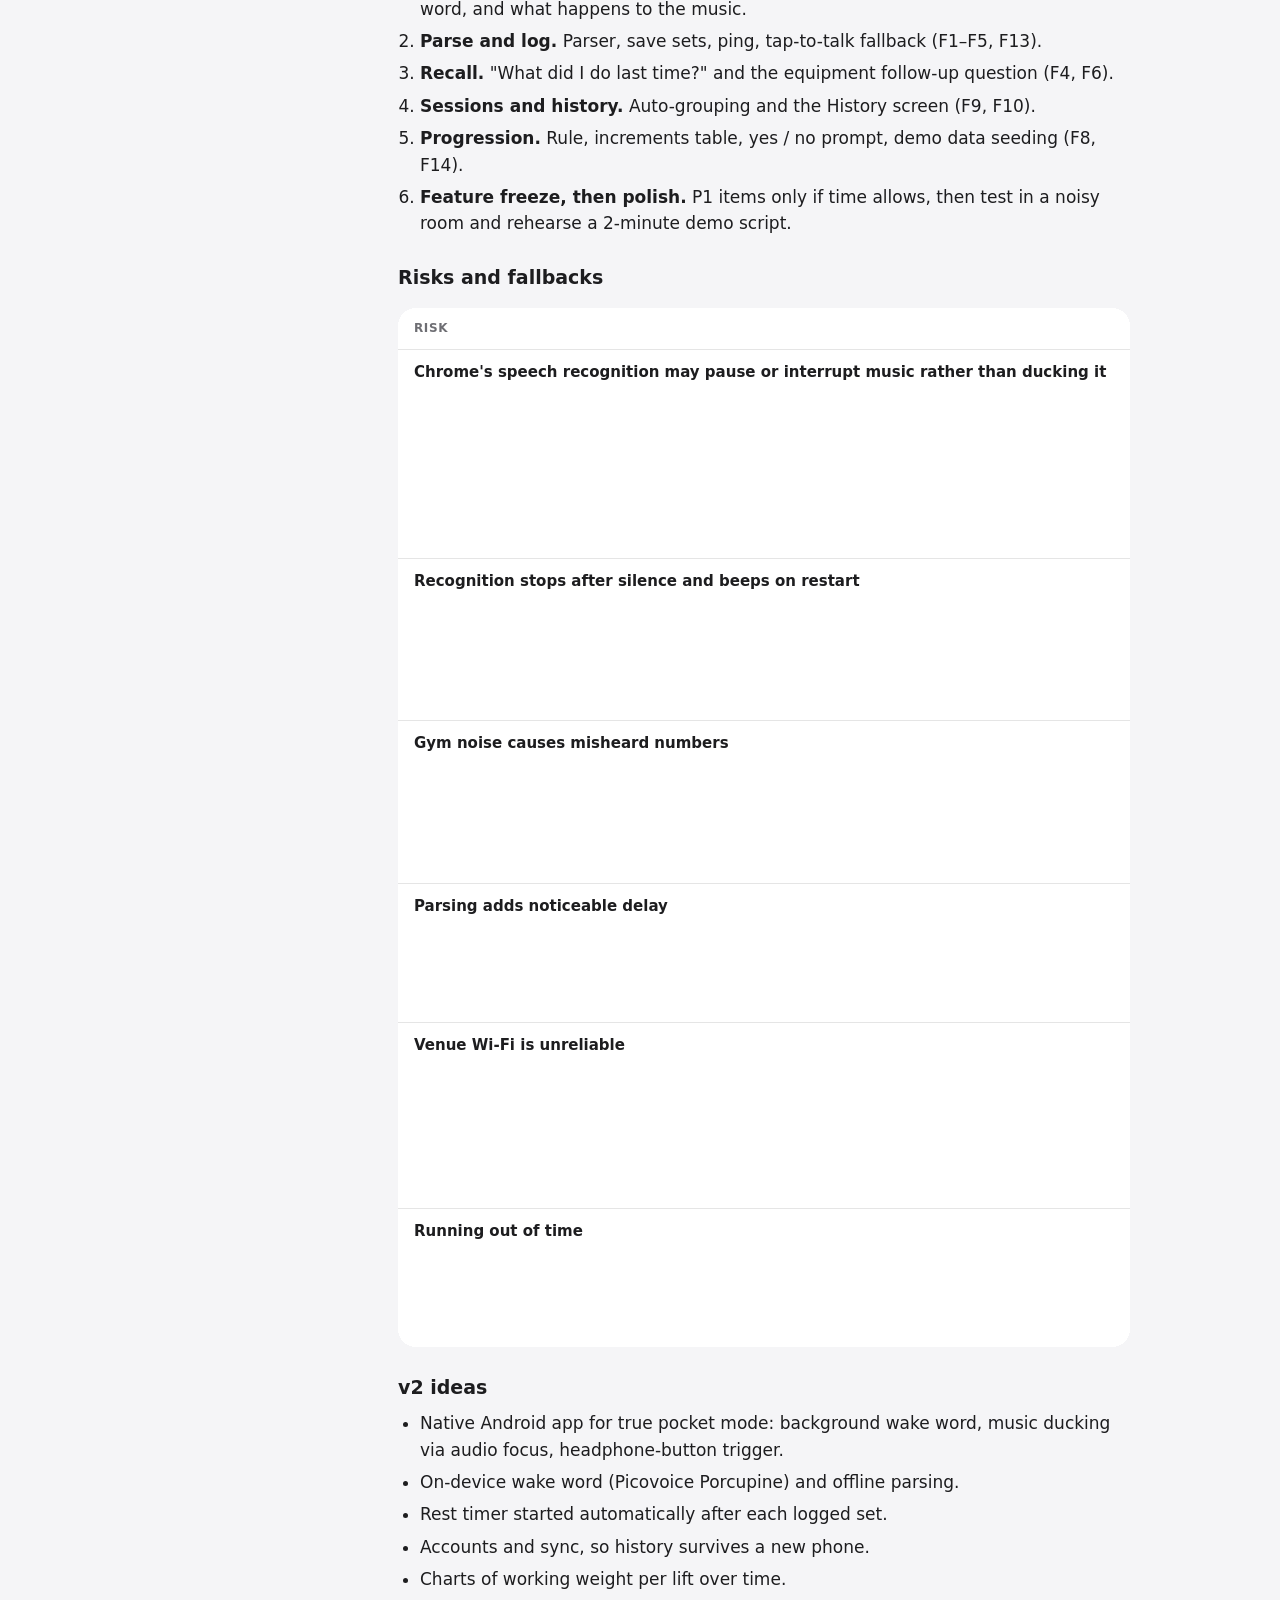
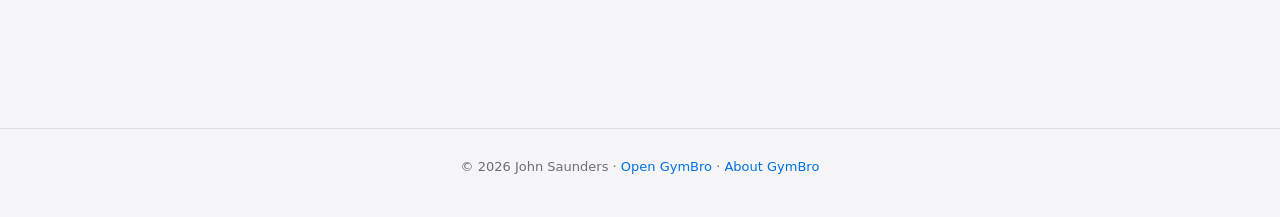
<file: prd.html>
<!doctype html>
<html lang="en">
<head>
  <meta charset="utf-8">
  <meta name="viewport" content="width=device-width, initial-scale=1, viewport-fit=cover">
  <meta name="description" content="Product requirements for GymBro, a voice-first lifting tracker built at a hackathon.">
  <meta name="theme-color" content="#f5f5f7">
  <title>GymBro: Product Requirements</title>
  <link rel="preconnect" href="https://fonts.googleapis.com">
  <link rel="preconnect" href="https://fonts.gstatic.com" crossorigin>
  <link rel="stylesheet" href="https://fonts.googleapis.com/css2?family=Pacifico&display=swap">
  <link rel="icon" href="brand-icon.svg" type="image/svg+xml">
  <style>
    :root {
      --ink: #1d1d1f;
      --ink-2: #6e6e73;
      --paper: #f5f5f7;
      --card: #ffffff;
      --line: rgba(0, 0, 0, 0.1);
      --blue: #0071e3;
      --brand: #d63a2a;
      --peach: #f3b9a3;
      --lavender: #cbbdf0;
      --grey: #d9d9df;
    }
    * { box-sizing: border-box; }
    html { scroll-behavior: smooth; scroll-padding-top: 70px; }
    body {
      margin: 0; background: var(--paper); color: var(--ink);
      font: 17px/1.55 -apple-system, BlinkMacSystemFont, "SF Pro Text", system-ui, "Segoe UI", Roboto, sans-serif;
      -webkit-font-smoothing: antialiased;
    }
    a { color: var(--blue); text-decoration: none; }
    a:hover { text-decoration: underline; }
    code { font: 0.88em ui-monospace, "SF Mono", Menlo, monospace; background: rgba(0,0,0,0.05); padding: 1px 5px; border-radius: 5px; }

    /* nav, matching the landing page */
    .nav {
      position: sticky; top: 0; z-index: 50;
      background: rgba(245, 245, 247, 0.72);
      -webkit-backdrop-filter: saturate(180%) blur(20px); backdrop-filter: saturate(180%) blur(20px);
      border-bottom: 0.5px solid rgba(0, 0, 0, 0.12);
    }
    .nav-inner { max-width: 1024px; margin: 0 auto; padding: 0 22px; height: 52px; display: flex; align-items: center; gap: 24px; }
    .logo { display: flex; align-items: center; gap: 8px; color: var(--ink); }
    .logo:hover { text-decoration: none; }
    .logo img { width: 28px; height: 28px; border-radius: 7px; }
    .logo span { font: 22px/1 "Pacifico", cursive; color: var(--brand); }
    .links { display: flex; gap: 22px; margin-left: auto; align-items: center; font-size: 13px; }
    .links a { color: var(--ink); opacity: 0.85; }
    .pill { padding: 5px 13px; border-radius: 99px; background: var(--blue); color: #fff !important; opacity: 1 !important; font-weight: 500; }
    .pill:hover { text-decoration: none; background: #0077ed; }

    /* title band on the brand gradient */
    .masthead { background: linear-gradient(160deg, var(--peach), var(--lavender) 45%, var(--grey) 95%); padding: 72px 22px 56px; }
    .masthead .inner { max-width: 820px; margin: 0 auto; }
    .kicker { margin: 0 0 6px; font-size: 15px; font-weight: 600; color: var(--brand); letter-spacing: 0.02em; }
    h1 { margin: 0; font-size: clamp(40px, 6vw, 64px); line-height: 1.05; letter-spacing: -0.02em; }
    .byline { margin: 16px 0 0; color: #3a3a3c; font-size: 15px; }
    .pitch { margin: 26px 0 0; font-size: clamp(21px, 2.6vw, 28px); line-height: 1.3; font-weight: 600; max-width: 700px; }

    /* layout: table of contents beside the document on wide screens */
    .page { max-width: 1024px; margin: 0 auto; padding: 48px 22px 80px; display: grid; grid-template-columns: 200px minmax(0, 1fr); gap: 48px; }
    .toc { position: sticky; top: 76px; align-self: start; font-size: 14px; }
    .toc p { margin: 0 0 10px; font-size: 12px; font-weight: 600; letter-spacing: 0.06em; text-transform: uppercase; color: var(--ink-2); }
    .toc ol { list-style: none; margin: 0; padding: 0; display: grid; gap: 8px; }
    .toc a { color: var(--ink-2); }
    .toc a:hover { color: var(--ink); text-decoration: none; }
    article { min-width: 0; }

    .status {
      background: var(--card); border-radius: 18px; padding: 18px 22px; margin-bottom: 40px;
      border-left: 4px solid var(--brand); font-size: 15px; color: #3a3a3c;
    }
    .status b { color: var(--ink); }
    .status ul { margin: 8px 0 0; padding-left: 20px; }

    section { margin-bottom: 56px; }
    h2 { margin: 0 0 14px; font-size: 32px; line-height: 1.15; letter-spacing: -0.015em; }
    h3 { margin: 26px 0 8px; font-size: 19px; }
    p { margin: 0 0 14px; }
    ul, ol { margin: 0 0 14px; padding-left: 22px; }
    li { margin-bottom: 6px; }
    li ul { margin-top: 6px; }
    .lead { font-size: 20px; line-height: 1.45; color: #3a3a3c; }
    .callout { background: var(--card); border-radius: 18px; padding: 20px 22px; margin: 18px 0; }
    .callout p:last-child { margin-bottom: 0; }

    .checks { list-style: none; padding: 0; }
    .checks li { display: flex; gap: 10px; align-items: baseline; }
    .checks li::before { content: ""; flex: none; width: 15px; height: 15px; border-radius: 4px; border: 1.5px solid #8e8e93; transform: translateY(2px); }

    .chat { list-style: none; padding: 0; display: grid; gap: 8px; }
    .chat li { max-width: 80%; padding: 10px 16px; border-radius: 20px; margin: 0; }
    .chat .you { justify-self: end; background: var(--blue); color: #fff; border-bottom-right-radius: 6px; }
    .chat .bot { justify-self: start; background: var(--card); border-bottom-left-radius: 6px; }

    /* tables */
    .table { overflow-x: auto; margin: 16px 0; background: var(--card); border-radius: 18px; }
    table { width: 100%; border-collapse: collapse; font-size: 15px; }
    th, td { padding: 11px 16px; text-align: left; vertical-align: top; }
    th { font-size: 12px; font-weight: 600; letter-spacing: 0.05em; text-transform: uppercase; color: var(--ink-2); border-bottom: 1px solid var(--line); }
    tr + tr td { border-top: 0.5px solid var(--line); }
    td:first-child { white-space: nowrap; font-weight: 600; }
    .p { display: inline-block; padding: 2px 9px; border-radius: 99px; font-size: 12px; font-weight: 700; }
    .p0 { background: #ffe1dc; color: #b3261e; }
    .p1 { background: #fff0d1; color: #8a5300; }
    .p2 { background: #e5e5ea; color: #48484a; }

    /* flow diagram */
    figure.flow { margin: 18px 0 8px; background: var(--card); border-radius: 18px; padding: 16px; }
    figure.flow svg { width: 100%; height: auto; display: block; }
    .flow text { font: 13px -apple-system, BlinkMacSystemFont, system-ui, sans-serif; fill: var(--ink); }
    .flow .small { font-size: 11.5px; fill: var(--ink-2); }
    .flow .bold { font-weight: 600; }
    .flow .box { fill: none; stroke: #8e8e93; stroke-width: 1.25; }
    .flow .main { fill: rgba(0, 113, 227, 0.1); stroke: var(--blue); stroke-width: 2; }
    .flow .line { fill: none; stroke: #8e8e93; stroke-width: 1.25; }
    figure.flow figcaption { margin-top: 8px; font-size: 13px; color: var(--ink-2); }

    footer { border-top: 0.5px solid var(--line); padding: 28px 22px 40px; font-size: 13px; color: var(--ink-2); text-align: center; }

    @media (max-width: 860px) {
      .page { grid-template-columns: 1fr; gap: 24px; padding-top: 32px; }
      .toc { position: static; background: var(--card); border-radius: 18px; padding: 18px 20px; }
      .toc ol { grid-template-columns: 1fr 1fr; }
      .links a:not(.pill) { display: none; }
      h2 { font-size: 28px; }
    }
    @media print {
      .nav, .toc { display: none; }
      .page { display: block; }
      body { background: #fff; }
    }
  </style>
</head>
<body>
  <nav class="nav">
    <div class="nav-inner">
      <a class="logo" href="about.html"><img src="brand-icon.svg" alt=""><span>GymBro</span></a>
      <div class="links">
        <a href="about.html">About</a>
        <a class="pill" href="index.html">Open GymBro</a>
      </div>
    </div>
  </nav>

  <header class="masthead">
    <div class="inner">
      <p class="kicker">Product requirements</p>
      <h1>GymBro</h1>
      <p class="byline">28 Oct 2026 · John Saunders · Hackathon build</p>
      <p class="pitch">"Tracking lifts is so fiddly most people never do it. GymBro makes it one sentence between sets."</p>
    </div>
  </header>

  <div class="page">
    <nav class="toc" aria-label="Contents">
      <p>Contents</p>
      <ol>
        <li><a href="#summary">Summary</a></li>
        <li><a href="#problem">Problem and user</a></li>
        <li><a href="#goals">Goals</a></li>
        <li><a href="#flow">Core user flow</a></li>
        <li><a href="#requirements">Requirements</a></li>
        <li><a href="#progression">Progression rules</a></li>
        <li><a href="#screens">Screens</a></li>
        <li><a href="#tech">Technical approach</a></li>
        <li><a href="#plan">Build plan and risks</a></li>
      </ol>
    </nav>

    <article>
      <div class="status">
        <b>Status:</b> this is the plan written at the start of the hackathon. The app that shipped differs in a few places:
        <ul>
          <li>Plain HTML and JavaScript instead of Vite + TypeScript.</li>
          <li>Speech is understood by built-in rules (with fixes for common mishearings) rather than the Claude API, so no API key is needed.</li>
          <li>A single diary grouped by day replaced the separate History and Settings screens. Sets can be edited or deleted from it.</li>
          <li>Added along the way: a "What weight?" follow-up question, a Sound switch, and the Space bar shortcut.</li>
        </ul>
      </div>

      <section id="summary">
        <h2>Summary</h2>
        <p class="lead">GymBro is a voice-first lifting tracker: say what you just lifted, hear a ping, keep training. It remembers every set, tells you what you did last time, and asks when you're ready to add weight.</p>
        <p><b>Hackathon scope:</b> a mobile web app for Android Chrome, built solo, demo-ready by 15:00 on 28 Oct 2026.</p>
      </section>

      <section id="problem">
        <h2>Problem and target user</h2>
        <p>People who lift regularly know they should track their sets, but typing weights and reps into an app between sets is too fiddly, so they stop tracking. Without a log they can't remember last session's numbers and don't know when to add weight.</p>
        <p><b>Target user:</b> a regular gym-goer doing a push / pull / legs style routine with an Android phone and headphones, music playing. Today they track nothing.</p>
        <div class="callout">
          <p><b>Job to be done:</b> "Between sets, with chalky hands and music on, let me record what I did in one sentence, and tell me when I've earned a heavier weight."</p>
        </div>
      </section>

      <section id="goals">
        <h2>Goals, non-goals and demo success</h2>
        <h3>Goals</h3>
        <ul>
          <li>Log a set by voice in one sentence, with no typing or tapping.</li>
          <li>Recall the last weight and best reps for any exercise, by voice.</li>
          <li>Prompt a weight increase when the user has earned it.</li>
          <li>Group sets into automatically named sessions (for example "Wed Push").</li>
        </ul>
        <h3>Non-goals for today</h3>
        <ul>
          <li>Native Android app, background listening with the screen locked, or lowering other apps' music volume.</li>
          <li>Accounts, cloud sync, or multiple users.</li>
          <li>Workout planning, programmes, nutrition, or social features.</li>
        </ul>
        <h3>Demo success criteria</h3>
        <ul class="checks">
          <li>Say a set with the wake word on a propped-up phone and hear the ping within about 2 seconds.</li>
          <li>Leave out the equipment and get asked for it.</li>
          <li>Ask "what did I do last time?" and hear a correct spoken answer.</li>
          <li>Load demo data and see the progression prompt fire.</li>
          <li>Show history grouped by session and by exercise.</li>
        </ul>
      </section>

      <section id="flow">
        <h2>Core user flow</h2>
        <p>Every interaction starts with the wake word. A normal log ends in a ping. GymBro only talks when it needs an answer or you asked it something.</p>
        <figure class="flow">
          <svg viewBox="0 0 760 496" role="img" aria-label="One sentence between sets logs, recalls or levels up">
            <defs><marker id="arrow" viewBox="0 0 10 10" refX="9" refY="5" markerWidth="6" markerHeight="6" orient="auto-start-reverse"><path d="M0 0L10 5L0 10z" fill="#8e8e93"/></marker></defs>
            <text x="24" y="30" class="bold" style="font-size:15px">One sentence between sets logs, recalls or levels up</text>
            <g class="line">
              <path d="M182 90H212" marker-end="url(#arrow)"/><path d="M370 90H412" marker-end="url(#arrow)"/><path d="M526 90H560" marker-end="url(#arrow)"/>
              <path d="M470 124V172" marker-end="url(#arrow)"/><path d="M400 210H322" marker-end="url(#arrow)"/><path d="M470 246V294" marker-end="url(#arrow)"/>
              <path d="M230 238V320H390" marker-end="url(#arrow)"/><path d="M548 320H574" marker-end="url(#arrow)"/><path d="M656 358V410" marker-end="url(#arrow)"/>
            </g>
            <rect class="box" x="26" y="66" width="156" height="48" rx="8"/><text x="104" y="94" text-anchor="middle">Hears "GymBro …"</text>
            <rect class="box" x="214" y="66" width="156" height="48" rx="8"/><text x="292" y="94" text-anchor="middle">Understands the set</text>
            <polygon class="box" points="414,90 470,56 526,90 470,124"/><text x="470" y="94" text-anchor="middle">Intent?</text>
            <rect class="box" x="562" y="62" width="168" height="56" rx="8"/><text x="646" y="86" text-anchor="middle">Speak last weight</text><text x="646" y="104" text-anchor="middle">and best reps</text>
            <polygon class="box" points="400,210 470,174 540,210 470,246"/><text x="470" y="214" text-anchor="middle">Equipment said?</text>
            <rect class="box" x="140" y="182" width="180" height="56" rx="8"/><text x="230" y="206" text-anchor="middle">Ask: bar, dumbbell</text><text x="230" y="224" text-anchor="middle">or machine?</text>
            <rect class="main" x="392" y="296" width="156" height="48" rx="8"/><text x="470" y="324" text-anchor="middle" class="bold">Save set + ping</text>
            <polygon class="box" points="576,320 656,282 736,320 656,358"/><text x="656" y="324" text-anchor="middle">Earned more weight?</text>
            <rect class="box" x="576" y="412" width="160" height="56" rx="8"/><text x="656" y="436" text-anchor="middle">Ask: go up to</text><text x="656" y="454" text-anchor="middle">22.5 kg? (yes / no)</text>
            <text x="543" y="74" text-anchor="middle" class="small">recall</text><text x="480" y="152" class="small">log a set</text>
            <text x="361" y="200" text-anchor="middle" class="small">no</text><text x="480" y="274" class="small">yes</text>
            <text x="240" y="290" class="small">spoken answer</text><text x="656" y="272" text-anchor="middle" class="small">first set of a lift today</text>
            <text x="646" y="390" text-anchor="end" class="small">yes: 2 weeks at target</text>
          </svg>
          <figcaption>Voice flow: log, recall, progression.</figcaption>
        </figure>
        <h3>Example exchange</h3>
        <ul class="chat">
          <li class="you">GymBro, bench press, 20 kg, going for 12, got 9.</li>
          <li class="bot">Bar, dumbbells or machine?</li>
          <li class="you">Bar. <i>(ping)</i></li>
          <li class="you">GymBro, what did I do last time on bench?</li>
          <li class="bot">You're on 25 kg, your best is 11 reps.</li>
        </ul>
      </section>

      <section id="requirements">
        <h2>Functional requirements</h2>
        <p><span class="p p0">P0</span> must work in the demo, <span class="p p1">P1</span> should if time allows, <span class="p p2">P2</span> is a stretch.</p>
        <div class="table">
          <table>
            <thead><tr><th>ID</th><th>Requirement</th><th>Priority</th></tr></thead>
            <tbody>
              <tr><td>F1</td><td>Always-on listening while the app is open; act only on utterances starting with the wake word "GymBro" ("Hey GymBro" also accepted)</td><td><span class="p p0">P0</span></td></tr>
              <tr><td>F2</td><td>Big tap-to-talk button as a fallback to the wake word</td><td><span class="p p0">P0</span></td></tr>
              <tr><td>F3</td><td>Parse freeform speech with an AI model into exercise, equipment, weight, unit, target reps and actual reps ("bench press, 20 kg, going for 12, got 9")</td><td><span class="p p0">P0</span></td></tr>
              <tr><td>F4</td><td>If equipment (barbell, dumbbell, machine, cable) is missing and not inferable, ask by voice and listen for the answer without needing the wake word</td><td><span class="p p0">P0</span></td></tr>
              <tr><td>F5</td><td>Save the set and play a short confirmation ping; no speech on a normal log</td><td><span class="p p0">P0</span></td></tr>
              <tr><td>F6</td><td>Answer "what did I do last time?" by voice: current working weight and best reps, e.g. "You're on 25 kg, your best is 11 reps"</td><td><span class="p p0">P0</span></td></tr>
              <tr><td>F7</td><td>Speak the same last-time summary automatically when the user logs a new exercise for the first time in a session</td><td><span class="p p1">P1</span></td></tr>
              <tr><td>F8</td><td>Progression prompt (see Progression rules), answered yes / no by voice</td><td><span class="p p0">P0</span></td></tr>
              <tr><td>F9</td><td>Group sets into sessions automatically; a new session starts after 3 hours without a set</td><td><span class="p p0">P0</span></td></tr>
              <tr><td>F10</td><td>Name each session from the weekday and its exercises: "Wed Push", "Thu Pull", "Fri Legs", else "Upper" or "Full Body"</td><td><span class="p p1">P1</span></td></tr>
              <tr><td>F11</td><td>Understand "same again" and "same but 22.5" relative to the previous set</td><td><span class="p p1">P1</span></td></tr>
              <tr><td>F12</td><td>"Undo" / "delete that" removes the last set</td><td><span class="p p1">P1</span></td></tr>
              <tr><td>F13</td><td>Keep the screen awake while the app is open</td><td><span class="p p0">P0</span></td></tr>
              <tr><td>F14</td><td>"Load demo data" button that seeds 3 weeks of sessions so the progression prompt can fire live</td><td><span class="p p0">P0</span></td></tr>
              <tr><td>F15</td><td>Edit or delete a set by tapping it in history</td><td><span class="p p2">P2</span></td></tr>
              <tr><td>F16</td><td>Export history as CSV</td><td><span class="p p2">P2</span></td></tr>
            </tbody>
          </table>
        </div>
      </section>

      <section id="progression">
        <h2>Progression rules</h2>
        <p class="lead">GymBro asks to add weight once the user hits the top of their rep range on every set, at the same weight, for 2 weeks in a row.</p>
        <ul>
          <li><b>Tracked per exercise and equipment.</b> Barbell bench and dumbbell bench are separate lifts.</li>
          <li><b>Target reps</b> = the "going for" number the user says, e.g. 12. If it's left out, use the last target for that lift.</li>
          <li><b>Qualifying week</b> = a session in which every set at the working weight reached the target.</li>
          <li><b>Trigger:</b> 2 qualifying sessions in 2 consecutive calendar weeks.</li>
          <li><b>When it asks:</b> on the first set of that lift in the next session. "You've hit 12 on bench two weeks running. Want to go up to 22.5 kg?"</li>
          <li><b>Yes</b> sets the new working weight. <b>No</b> waits for another qualifying week before asking again.</li>
        </ul>
        <h3>Default increments</h3>
        <p>Common strength-coaching rules of thumb, approximate; editable in code.</p>
        <div class="table">
          <table>
            <thead><tr><th>Lift type</th><th>Equipment</th><th>Increment</th></tr></thead>
            <tbody>
              <tr><td>Lower-body compound (squat, deadlift, RDL, hip thrust)</td><td>Barbell</td><td>+5 kg</td></tr>
              <tr><td>Upper-body compound (bench, overhead press, row)</td><td>Barbell</td><td>+2.5 kg</td></tr>
              <tr><td>Any</td><td>Dumbbell</td><td>+2 kg per dumbbell (next pair up)</td></tr>
              <tr><td>Lower-body (leg press, leg extension, leg curl)</td><td>Machine</td><td>+5 kg (one plate on the stack)</td></tr>
              <tr><td>Upper-body</td><td>Machine</td><td>+2.5 kg, or one plate if the stack is coarser</td></tr>
              <tr><td>Any</td><td>Cable</td><td>+2.5 kg</td></tr>
              <tr><td>Isolation (curls, lateral raises, triceps)</td><td>Any</td><td>Smallest available step, typically +1 to +2 kg</td></tr>
            </tbody>
          </table>
        </div>
        <p>The parser tags each exercise with a lift type (lower compound, upper compound, isolation) and a push / pull / legs group. The increment comes from that tag plus the equipment.</p>
      </section>

      <section id="screens">
        <h2>Screens</h2>
        <p>There are three screens, all designed for one-handed, glance-from-a-bench use: large type, high contrast.</p>
        <ol>
          <li><b>Live (home)</b>
            <ul>
              <li>Listening indicator: idle, heard wake word, thinking, logged (with the ping).</li>
              <li>Today's session title ("Wed Push") and its sets, newest on top.</li>
              <li>Last transcript and how it was parsed, so mistakes are visible.</li>
              <li>Big tap-to-talk button.</li>
            </ul>
          </li>
          <li><b>History</b>
            <ul>
              <li>Toggle between <b>By session</b> and <b>By exercise</b>.</li>
              <li>By session: list of sessions ("Wed Push · 28 Oct · 14 sets"), tap to see sets grouped by exercise.</li>
              <li>By exercise: each lift with current working weight, best reps, and every session's sets in date order.</li>
            </ul>
          </li>
          <li><b>Settings</b>
            <ul>
              <li>API key (stored only on the device).</li>
              <li>Units (kg by default).</li>
              <li>Load demo data, and clear all data.</li>
            </ul>
          </li>
        </ol>
      </section>

      <section id="tech">
        <h2>Technical approach</h2>
        <p>GymBro is a static web app with no backend: everything runs in Android Chrome and the only planned network call is to the Claude API.</p>
        <div class="table">
          <table>
            <thead><tr><th>Concern</th><th>Choice</th><th>Why</th></tr></thead>
            <tbody>
              <tr><td>App</td><td>Vite + TypeScript, single page</td><td>Fast to scaffold, no framework overhead</td></tr>
              <tr><td>Hosting</td><td>GitHub Pages</td><td>Free HTTPS, which the mic requires</td></tr>
              <tr><td>Speech to text</td><td>Web Speech API (<code>webkitSpeechRecognition</code>), continuous, auto-restarted when it stops</td><td>Built into Chrome on Android, no key</td></tr>
              <tr><td>Wake word</td><td>Match "GymBro" / "Hey GymBro" at the start of each transcript</td><td>No extra SDK; Picovoice Porcupine is the v2 upgrade</td></tr>
              <tr><td>Understanding</td><td>Claude API from the browser, <code>claude-haiku-5-5</code>, tool use returning strict JSON</td><td>Handles freeform phrasing; Haiku keeps replies fast</td></tr>
              <tr><td>Ping</td><td>Web Audio API, a short two-tone beep</td><td>No audio files</td></tr>
              <tr><td>Spoken replies</td><td><code>speechSynthesis</code></td><td>Built in</td></tr>
              <tr><td>Screen on</td><td>Screen Wake Lock API</td><td>Phone propped on the bench</td></tr>
              <tr><td>Storage</td><td><code>localStorage</code> JSON</td><td>Single user, single device</td></tr>
            </tbody>
          </table>
        </div>
        <p><b>API key:</b> entered in Settings and kept on the phone. Calling Claude from the browser exposes the key to anyone with the device, which is acceptable for a personal hackathon demo, not for launch.</p>
        <h3>Parser contract</h3>
        <p>Send the transcript plus context (last set, today's lifts, any pending question). The parser returns exactly one intent:</p>
        <ul>
          <li><code>log_set</code>: exercise (normalised name), equipment or null, weight, unit, target reps, actual reps, lift type, push / pull / legs group.</li>
          <li><code>query_last</code>: exercise.</li>
          <li><code>answer_equipment</code>, <code>answer_yes_no</code>: replies to a question GymBro asked.</li>
          <li><code>undo</code>, <code>unknown</code>.</li>
        </ul>
        <h3>Data model</h3>
        <ul>
          <li><b>Set:</b> id, timestamp, sessionId, exercise, equipment, weightKg, targetReps, actualReps, liftType, group.</li>
          <li><b>Session:</b> id, startedAt, title (derived from weekday + majority group).</li>
          <li><b>Lift state</b> (key = exercise + equipment): workingWeightKg, bestReps, lastPromptWeek.</li>
        </ul>
      </section>

      <section id="plan">
        <h2>Build plan, risks and v2</h2>
        <p>Build the riskiest part first: voice on a real phone. Freeze features about an hour before 15:00 and spend the rest testing and rehearsing.</p>
        <ol>
          <li><b>Voice spike (first ~30 min).</b> Deploy a bare page to GitHub Pages, open it on an Android phone with music playing, and confirm continuous listening, the wake word, and what happens to the music.</li>
          <li><b>Parse and log.</b> Parser, save sets, ping, tap-to-talk fallback (F1–F5, F13).</li>
          <li><b>Recall.</b> "What did I do last time?" and the equipment follow-up question (F4, F6).</li>
          <li><b>Sessions and history.</b> Auto-grouping and the History screen (F9, F10).</li>
          <li><b>Progression.</b> Rule, increments table, yes / no prompt, demo data seeding (F8, F14).</li>
          <li><b>Feature freeze, then polish.</b> P1 items only if time allows, then test in a noisy room and rehearse a 2-minute demo script.</li>
        </ol>
        <h3>Risks and fallbacks</h3>
        <div class="table">
          <table>
            <thead><tr><th>Risk</th><th>Fallback</th></tr></thead>
            <tbody>
              <tr><td>Chrome's speech recognition may pause or interrupt music rather than ducking it</td><td>Find out in step 1; if so, present ducking as v2 and demo with music at low volume</td></tr>
              <tr><td>Recognition stops after silence and beeps on restart</td><td>Auto-restart when it ends; keep tap-to-talk visible</td></tr>
              <tr><td>Gym noise causes misheard numbers</td><td>Show the transcript and parse on screen; "undo" command</td></tr>
              <tr><td>Parsing adds noticeable delay</td><td>Fast model, short prompt, ping only after save</td></tr>
              <tr><td>Venue Wi-Fi is unreliable</td><td>Use a phone hotspot; record a backup demo video</td></tr>
              <tr><td>Running out of time</td><td>P0 list only; seeded demo data covers progression</td></tr>
            </tbody>
          </table>
        </div>
        <h3>v2 ideas</h3>
        <ul>
          <li>Native Android app for true pocket mode: background wake word, music ducking via audio focus, headphone-button trigger.</li>
          <li>On-device wake word (Picovoice Porcupine) and offline parsing.</li>
          <li>Rest timer started automatically after each logged set.</li>
          <li>Accounts and sync, so history survives a new phone.</li>
          <li>Charts of working weight per lift over time.</li>
        </ul>
      </section>
    </article>
  </div>

  <footer>
    © 2026 John Saunders · <a href="index.html">Open GymBro</a> · <a href="about.html">About GymBro</a>
  </footer>
</body>
</html>
</file>
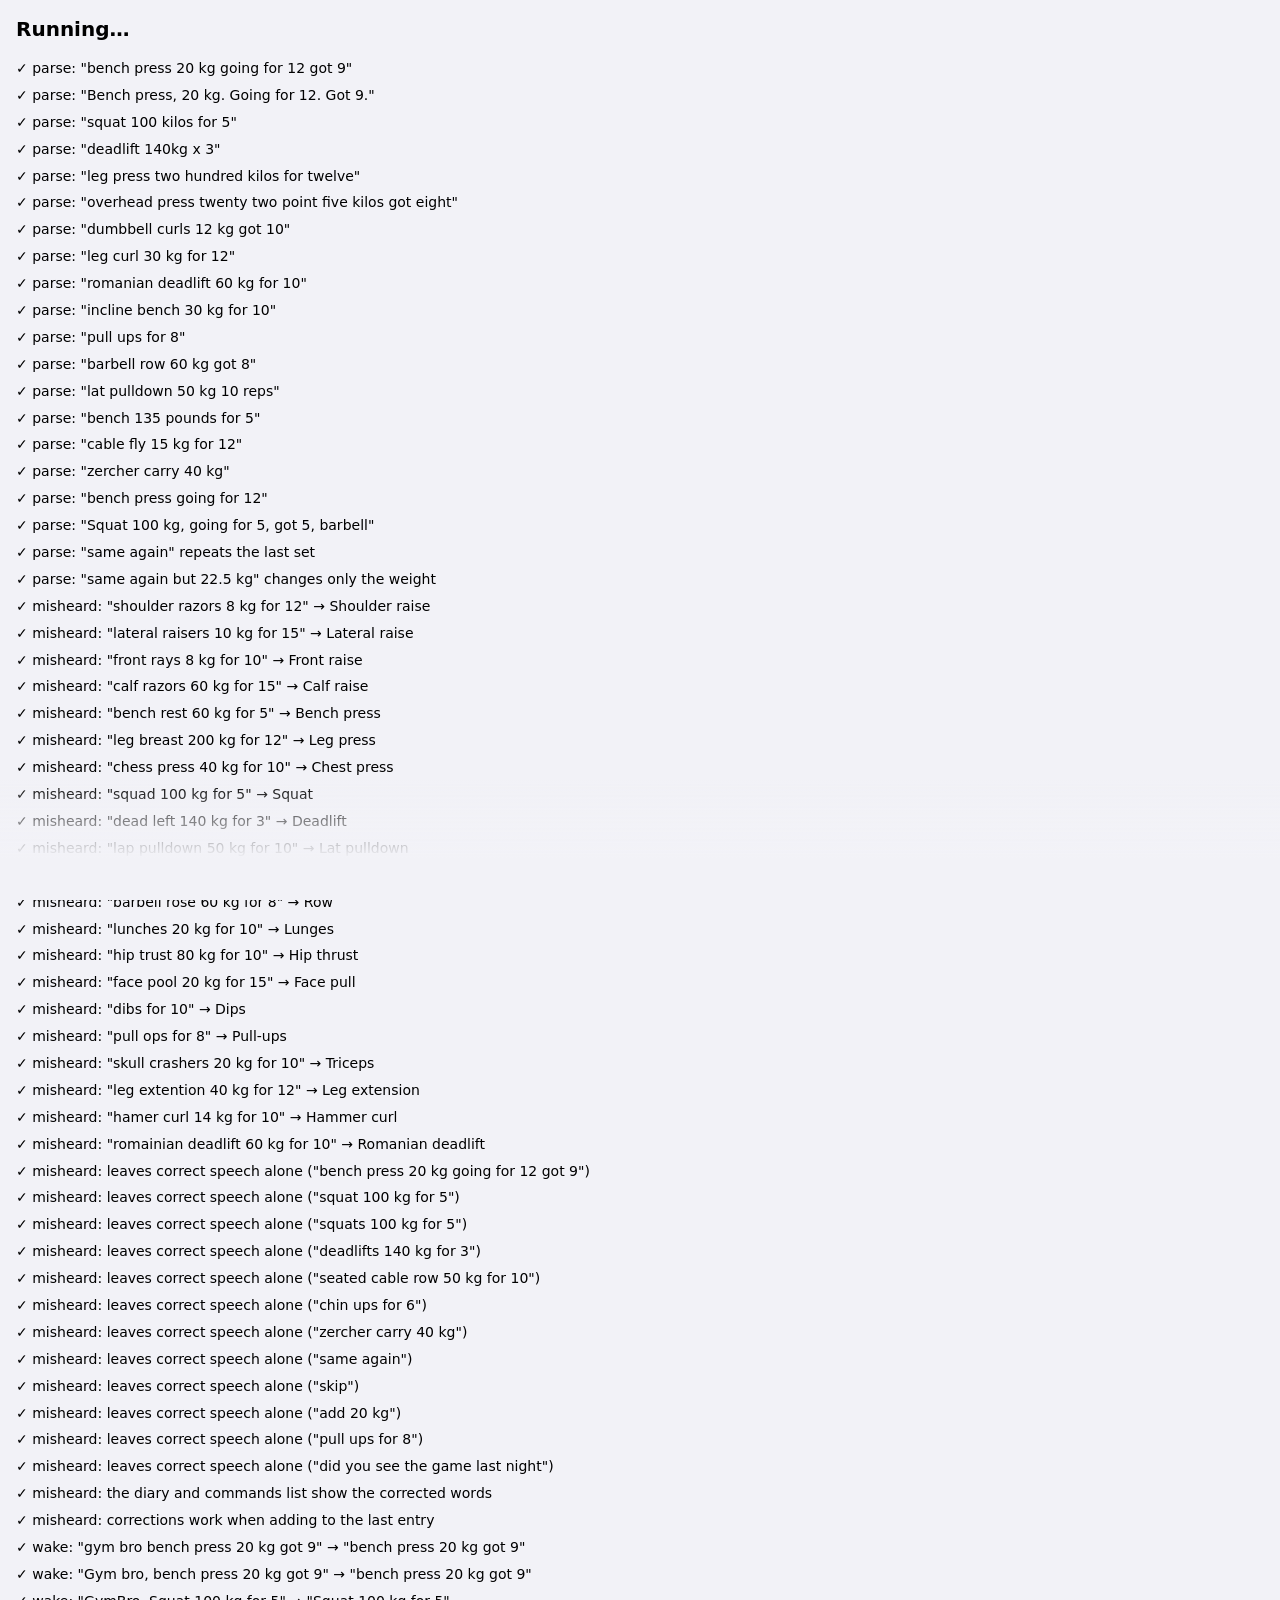
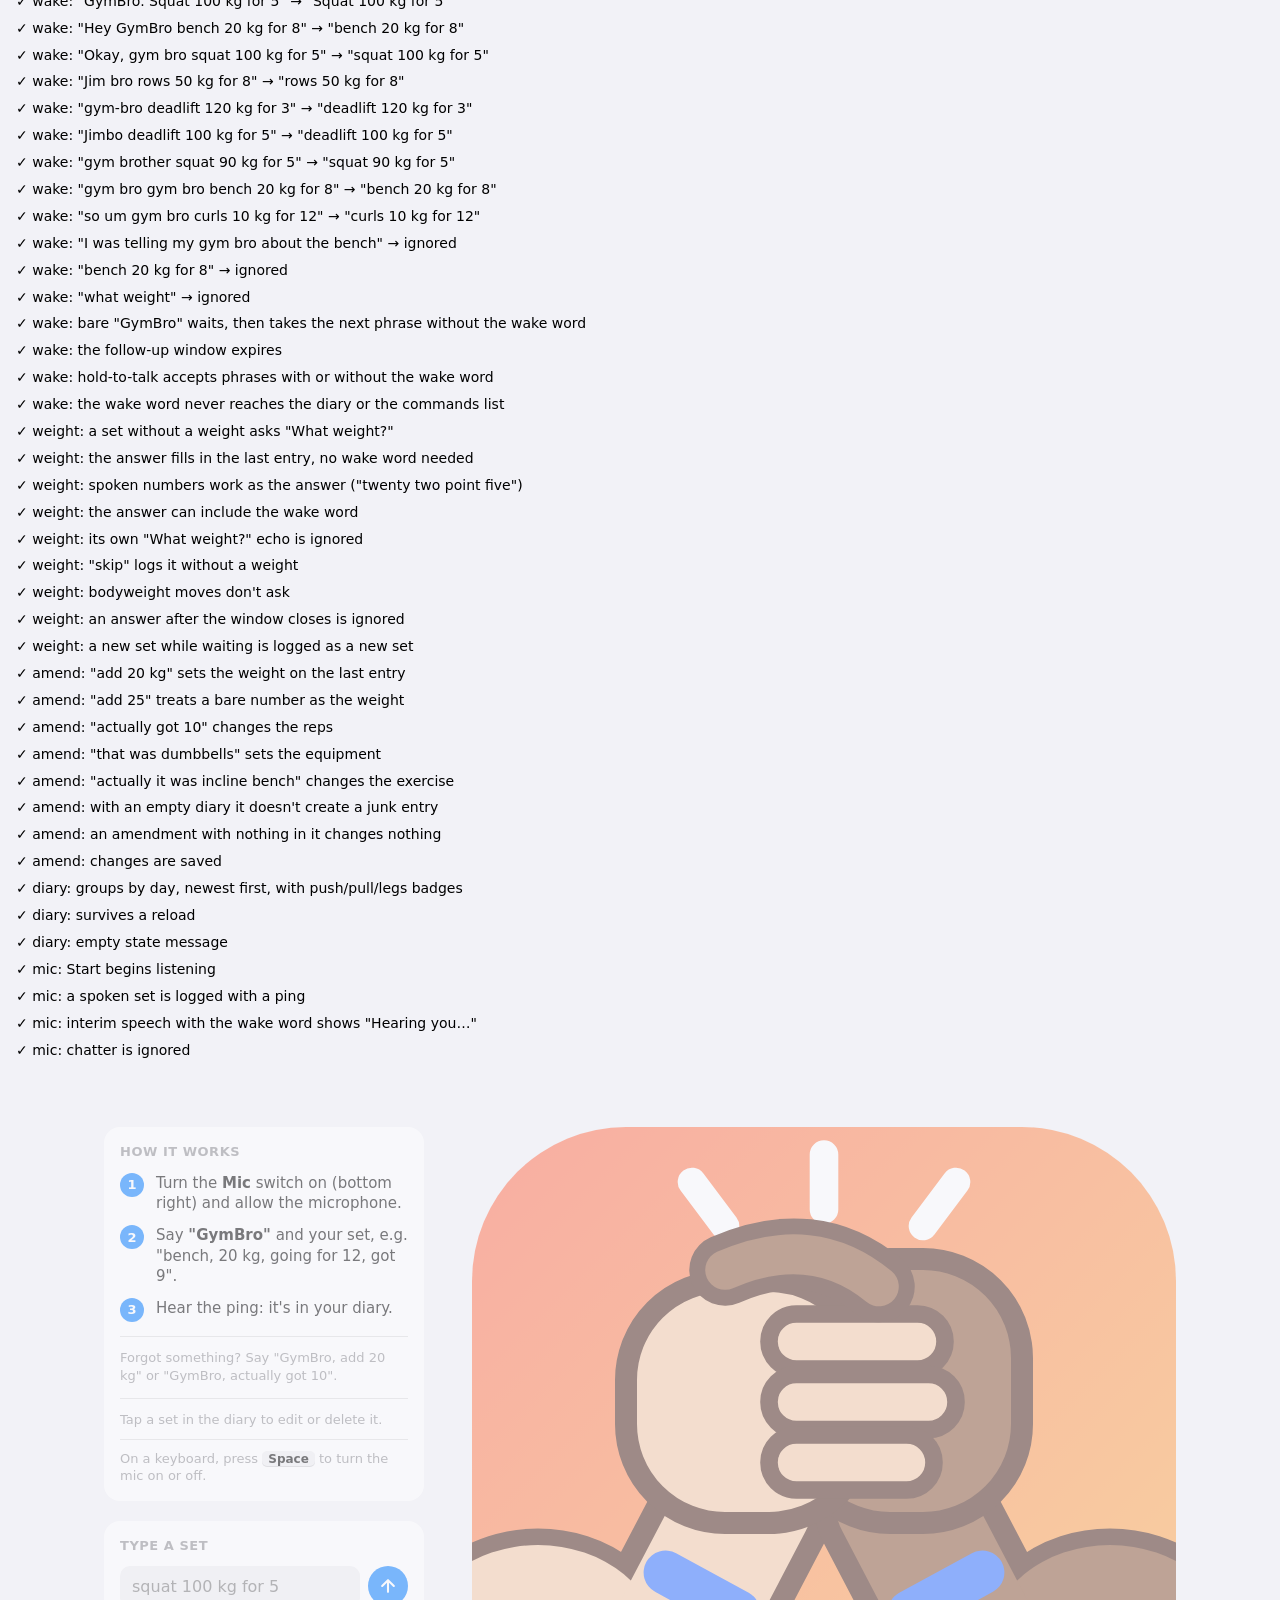
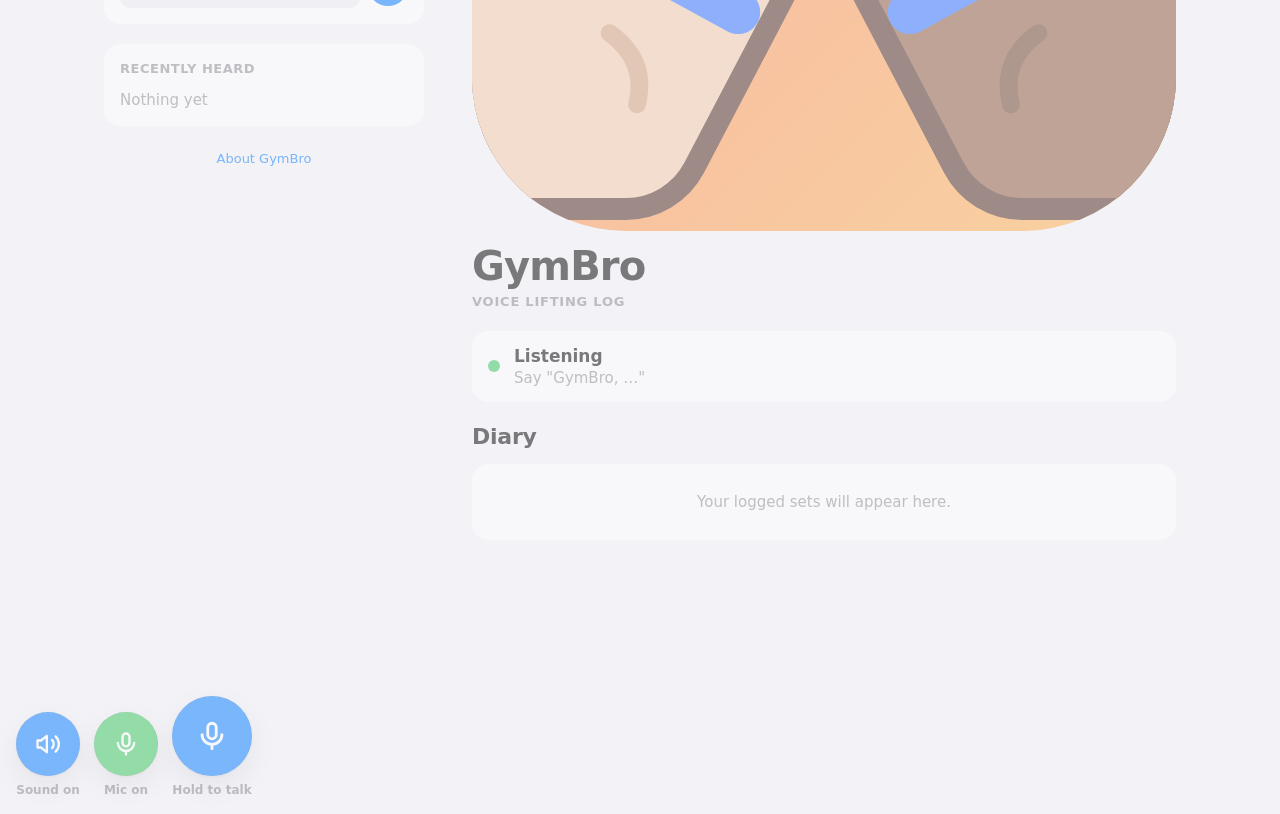
<file: tests.html>
<!doctype html>
<html lang="en">
<head>
  <meta charset="utf-8">
  <meta name="viewport" content="width=device-width, initial-scale=1">
  <title>GymBro tests</title>
  <link rel="stylesheet" href="style.css">
  <style>
    #summary { font-size: 20px; font-weight: 700; margin: 0 0 12px; }
    #summary.pass { color: var(--accent); }
    #summary.fail { color: var(--bad); }
    #results { list-style: none; padding: 0; margin: 0 0 24px; font-size: 14px; }
    #results li { padding: 4px 0; border-bottom: 1px solid var(--line); }
    #results li.fail { color: var(--bad); }
    #results li small { display: block; color: var(--muted); }
    body { padding: 16px; }
    #app { opacity: 0.5; }
    #app .dock { position: static; margin-top: 16px; }
  </style>
</head>
<body>
  <p id="summary">Running…</p>
  <ul id="results"></ul>
  <div id="app"></div>

  <script>
    // Stand-in for Chrome's speech recogniser so the real voice pipeline can be driven from tests.
    class MockRecognition {
      constructor() { MockRecognition.instances.push(this); this.starts = 0; this.stops = 0; this.running = false; }
      start() {
        if (this.running) throw new DOMException("already started", "InvalidStateError");
        this.running = true; this.starts++; this.onstart?.();
      }
      stop() { this.stops++; if (this.running) { this.running = false; this.onend?.(); } }
      say(text, final = true) {
        const res = [{ transcript: text }];
        res.isFinal = final;
        this.onresult?.({ resultIndex: 0, results: [res] });
      }
      end() { this.running = false; this.onend?.(); }
      fail(error) { this.onerror?.({ error }); }
    }
    MockRecognition.instances = [];
    window.SpeechRecognition = MockRecognition;
  </script>

  <script>
    const tests = [];
    const test = (name, fn) => tests.push({ name, fn });
    const wait = (ms) => new Promise((r) => setTimeout(r, ms));

    function eq(actual, expected, label = "") {
      const a = JSON.stringify(actual), e = JSON.stringify(expected);
      if (a !== e) throw new Error(`${label} expected ${e}, got ${a}`);
    }
    function ok(cond, label) { if (!cond) throw new Error(label); }
    function has(obj, expected) { for (const [k, v] of Object.entries(expected)) eq(obj?.[k], v, k); }

    let pings = 0, spoken = [], realSpeak = null;

    function reset() {
      diary = []; saveDiary(diary); renderDiary();
      pendingWeight = null; awaitingCommandUntil = 0; holdToTalk = false;
      pings = 0; spoken = [];
      document.getElementById("commands").innerHTML = '<li class="empty">Nothing yet</li>';
      if (document.getElementById("editor").open) document.getElementById("editor").close();
      document.getElementById("toast").hidden = true;
    }
    const last = () => diary.at(-1);
    const say = (text) => handlePhrase(text, "test");
    const NO_WAKE = /\b(gym|jim|gim|jym|jem|gem)\s*-?\s*(bro|bra|brah|bruh|brother)|gymbo|jimbo/i;

    // ---------- parser ----------

    const PARSE_CASES = [
      ["bench press 20 kg going for 12 got 9", { exercise: "Bench press", group: "push", weight: 20, unit: "kg", target: 12, reps: 9 }],
      ["Bench press, 20 kg. Going for 12. Got 9.", { exercise: "Bench press", weight: 20, target: 12, reps: 9 }],
      ["squat 100 kilos for 5", { exercise: "Squat", group: "legs", weight: 100, reps: 5 }],
      ["deadlift 140kg x 3", { exercise: "Deadlift", group: "pull", weight: 140, reps: 3 }],
      ["leg press two hundred kilos for twelve", { exercise: "Leg press", group: "legs", weight: 200, reps: 12 }],
      ["overhead press twenty two point five kilos got eight", { exercise: "Overhead press", weight: 22.5, reps: 8 }],
      ["dumbbell curls 12 kg got 10", { exercise: "Bicep curl", group: "pull", weight: 12, reps: 10, equipment: "dumbbell" }],
      ["leg curl 30 kg for 12", { exercise: "Leg curl", group: "legs", weight: 30, reps: 12 }],
      ["romanian deadlift 60 kg for 10", { exercise: "Romanian deadlift", group: "legs", weight: 60, reps: 10 }],
      ["incline bench 30 kg for 10", { exercise: "Incline bench press", weight: 30, reps: 10 }],
      ["pull ups for 8", { exercise: "Pull-ups", bodyweight: true, weight: null, reps: 8 }],
      ["barbell row 60 kg got 8", { exercise: "Row", group: "pull", weight: 60, reps: 8, equipment: "barbell" }],
      ["lat pulldown 50 kg 10 reps", { exercise: "Lat pulldown", weight: 50, reps: 10 }],
      ["bench 135 pounds for 5", { exercise: "Bench press", weight: 135, unit: "lb", reps: 5 }],
      ["cable fly 15 kg for 12", { exercise: "Chest fly", weight: 15, reps: 12, equipment: "cable" }],
      ["zercher carry 40 kg", { exercise: "Zercher carry", group: "other", weight: 40 }],
      ["bench press going for 12", { exercise: "Bench press", weight: null, target: 12, reps: null }],
      ["Squat 100 kg, going for 5, got 5, barbell", { exercise: "Squat", weight: 100, target: 5, reps: 5, equipment: "barbell" }],
    ];
    for (const [phrase, expected] of PARSE_CASES) {
      test(`parse: "${phrase}"`, () => has(parseSet(phrase, null), expected));
    }

    test('parse: "same again" repeats the last set', () => {
      const prev = parseSet("bench 20 kg going for 12 got 9");
      has(parseSet("same again", prev), { exercise: "Bench press", weight: 20, reps: 9 });
    });
    test('parse: "same again but 22.5 kg" changes only the weight', () => {
      const prev = parseSet("bench 20 kg going for 12 got 9");
      has(parseSet("same again but 22.5 kg", prev), { exercise: "Bench press", weight: 22.5, reps: 9 });
    });

    // ---------- misheard words ----------

    const MISHEARD_CASES = [
      ["shoulder razors 8 kg for 12", "Shoulder raise", "shoulder raises 8 kg for 12"],
      ["lateral raisers 10 kg for 15", "Lateral raise", "lateral raises 10 kg for 15"],
      ["front rays 8 kg for 10", "Front raise", "front raises 8 kg for 10"],
      ["calf razors 60 kg for 15", "Calf raise", "calf raises 60 kg for 15"],
      ["bench rest 60 kg for 5", "Bench press", "bench press 60 kg for 5"],
      ["leg breast 200 kg for 12", "Leg press", "leg press 200 kg for 12"],
      ["chess press 40 kg for 10", "Chest press", "chest press 40 kg for 10"],
      ["squad 100 kg for 5", "Squat", "squat 100 kg for 5"],
      ["dead left 140 kg for 3", "Deadlift", "deadlift 140 kg for 3"],
      ["lap pulldown 50 kg for 10", "Lat pulldown", "lat pulldown 50 kg for 10"],
      ["bicep girls 12 kg for 10", "Bicep curl", "bicep curl 12 kg for 10"],
      ["barbell rose 60 kg for 8", "Row", "barbell rows 60 kg for 8"],
      ["lunches 20 kg for 10", "Lunges", "lunges 20 kg for 10"],
      ["hip trust 80 kg for 10", "Hip thrust", "hip thrust 80 kg for 10"],
      ["face pool 20 kg for 15", "Face pull", "face pull 20 kg for 15"],
      ["dibs for 10", "Dips", "dips for 10"],
      ["pull ops for 8", "Pull-ups", "pull ups for 8"],
      ["skull crashers 20 kg for 10", "Triceps", "skull crushers 20 kg for 10"],
      ["leg extention 40 kg for 12", "Leg extension", "leg extension 40 kg for 12"],
      ["hamer curl 14 kg for 10", "Hammer curl", "hammer curl 14 kg for 10"],
      ["romainian deadlift 60 kg for 10", "Romanian deadlift", "romanian deadlift 60 kg for 10"],
    ];
    for (const [heard, exercise, fixed] of MISHEARD_CASES) {
      test(`misheard: "${heard}" → ${exercise}`, () => {
        eq(correctMishearings(heard), fixed, "corrected text");
        eq(parseSet(heard, null).exercise, exercise, "exercise");
      });
    }

    const LEAVE_ALONE = ["bench press 20 kg going for 12 got 9", "squat 100 kg for 5", "squats 100 kg for 5", "deadlifts 140 kg for 3",
                         "seated cable row 50 kg for 10", "chin ups for 6", "zercher carry 40 kg", "same again", "skip", "add 20 kg",
                         "pull ups for 8", "did you see the game last night"];
    for (const phrase of LEAVE_ALONE) {
      test(`misheard: leaves correct speech alone ("${phrase}")`, () => eq(correctMishearings(phrase), phrase));
    }

    test("misheard: the diary and commands list show the corrected words", () => {
      reset();
      say("gym bro shoulder razors 8 kg for 12");
      has(last(), { exercise: "Shoulder raise", weight: 8, reps: 12 });
      const cmd = document.querySelector("#commands li");
      eq(cmd.firstChild.textContent, "shoulder raises 8 kg for 12");
      ok(cmd.querySelector("small").textContent.includes('heard "shoulder razors 8 kg for 12"'), "shows what was heard");
      eq(document.querySelector("#diary .ex").textContent, "Shoulder raise");
    });
    test("misheard: corrections work when adding to the last entry", () => {
      reset();
      say("gym bro bench press 20 kg got 9");
      say("gym bro actually it was chess press");
      eq(last().exercise, "Chest press");
    });

    // ---------- wake word ----------

    const WAKE_CASES = [
      ["gym bro bench press 20 kg got 9", "bench press 20 kg got 9"],
      ["Gym bro, bench press 20 kg got 9", "bench press 20 kg got 9"],
      ["GymBro. Squat 100 kg for 5", "Squat 100 kg for 5"],
      ["Hey GymBro bench 20 kg for 8", "bench 20 kg for 8"],
      ["Okay, gym bro squat 100 kg for 5", "squat 100 kg for 5"],
      ["Jim bro rows 50 kg for 8", "rows 50 kg for 8"],
      ["gym-bro deadlift 120 kg for 3", "deadlift 120 kg for 3"],
      ["Jimbo deadlift 100 kg for 5", "deadlift 100 kg for 5"],
      ["gym brother squat 90 kg for 5", "squat 90 kg for 5"],
      ["gym bro gym bro bench 20 kg for 8", "bench 20 kg for 8"],
      ["so um gym bro curls 10 kg for 12", "curls 10 kg for 12"],
      ["I was telling my gym bro about the bench", null],
      ["bench 20 kg for 8", null],
      ["what weight", null],
    ];
    for (const [phrase, expected] of WAKE_CASES) {
      test(`wake: "${phrase}" → ${expected === null ? "ignored" : `"${expected}"`}`, () => {
        reset();
        eq(extractCommand(phrase), expected);
      });
    }

    test("wake: bare \"GymBro\" waits, then takes the next phrase without the wake word", () => {
      reset();
      eq(extractCommand("Gym bro."), null);
      ok(awaitingCommandUntil > Date.now(), "should be waiting for a command");
      eq(extractCommand("Jimbo squat 100 kg for 5"), "squat 100 kg for 5");
    });
    test("wake: the follow-up window expires", () => {
      reset();
      extractCommand("gym bro");
      awaitingCommandUntil = Date.now() - 1;
      eq(extractCommand("squat 100 kg for 5"), null);
    });
    test("wake: hold-to-talk accepts phrases with or without the wake word", () => {
      reset();
      holdToTalk = true;
      eq(extractCommand("gym bro bench 20 kg for 8"), "bench 20 kg for 8");
      eq(extractCommand("bench 20 kg for 8"), "bench 20 kg for 8");
      eq(extractCommand("gym bro"), null);
    });
    test("wake: the wake word never reaches the diary or the commands list", () => {
      reset();
      for (const p of ["gym bro bench 20 kg for 8", "Hey GymBro, squat 100 kg for 5", "Jim bro rows 50 kg for 8",
                       "gym bro gym bro curls 10 kg for 12", "Jimbo deadlift 100 kg for 5"]) say(p);
      eq(diary.length, 5, "entries");
      for (const e of diary) ok(!NO_WAKE.test(e.raw) && !NO_WAKE.test(e.exercise), `wake word in entry: ${e.raw}`);
      ok(!NO_WAKE.test(document.getElementById("diary").textContent), "wake word shown in diary");
      ok(!NO_WAKE.test(document.getElementById("commands").textContent), "wake word shown in commands list");
    });

    // ---------- "What weight?" ----------

    test("weight: a set without a weight asks \"What weight?\"", () => {
      reset();
      say("gym bro bench press going for 12 got 9");
      eq(diary.length, 1);
      eq(last().weight, null);
      eq(spoken, ["What weight?"]);
      eq(document.getElementById("state").textContent, "What weight?");
      ok(pendingWeight, "waiting for an answer");
    });
    test("weight: the answer fills in the last entry, no wake word needed", () => {
      reset();
      say("gym bro bench press going for 12 got 9");
      say("20 kg");
      eq(diary.length, 1, "no new entry");
      has(last(), { exercise: "Bench press", weight: 20, reps: 9, target: 12 });
      eq(pendingWeight, null);
      eq(pings, 2);
      eq(document.getElementById("state").textContent, "Updated Bench press");
    });
    test("weight: spoken numbers work as the answer (\"twenty two point five\")", () => {
      reset();
      say("gym bro overhead press got 8");
      say("twenty two point five");
      eq(last().weight, 22.5);
    });
    test("weight: the answer can include the wake word", () => {
      reset();
      say("gym bro squat for 5");
      say("gym bro 100 kilos");
      eq(diary.length, 1);
      eq(last().weight, 100);
    });
    test("weight: its own \"What weight?\" echo is ignored", () => {
      reset();
      say("gym bro bench press got 9");
      say("what weight");
      ok(pendingWeight, "still waiting");
      eq(last().weight, null);
      say("25");
      eq(last().weight, 25);
    });
    test("weight: \"skip\" logs it without a weight", () => {
      reset();
      say("gym bro bench press got 9");
      say("skip");
      eq(pendingWeight, null);
      eq(last().weight, null);
      eq(diary.length, 1);
    });
    test("weight: bodyweight moves don't ask", () => {
      reset();
      say("gym bro pull ups for 8");
      eq(spoken, []);
      eq(pendingWeight, null);
    });
    test("weight: an answer after the window closes is ignored", () => {
      reset();
      say("gym bro bench press got 9");
      pendingWeight.until = Date.now() - 1;
      say("20 kg");
      eq(last().weight, null);
      eq(diary.length, 1);
    });
    test("weight: a new set while waiting is logged as a new set", () => {
      reset();
      say("gym bro bench press got 9");
      say("gym bro squat 100 kg for 5");
      eq(diary.length, 2);
      eq(diary[0].weight, null, "bench untouched");
      has(last(), { exercise: "Squat", weight: 100 });
      eq(pendingWeight, null);
    });

    // ---------- adding to the last entry ----------

    test('amend: "add 20 kg" sets the weight on the last entry', () => {
      reset();
      say("gym bro bench press got 9"); say("skip");
      say("gym bro add 20 kg");
      eq(diary.length, 1);
      eq(last().weight, 20);
    });
    test('amend: "add 25" treats a bare number as the weight', () => {
      reset();
      say("gym bro bench press 20 kg got 9");
      say("gym bro add 25");
      eq(last().weight, 25);
    });
    test('amend: "actually got 10" changes the reps', () => {
      reset();
      say("gym bro bench press 20 kg going for 12 got 9");
      say("gym bro actually got 10");
      has(last(), { weight: 20, reps: 10, target: 12 });
      eq(diary.length, 1);
    });
    test('amend: "that was dumbbells" sets the equipment', () => {
      reset();
      say("gym bro bench press 20 kg got 9");
      say("gym bro that was dumbbells");
      eq(last().equipment, "dumbbell");
    });
    test('amend: "actually it was incline bench" changes the exercise', () => {
      reset();
      say("gym bro bench press 20 kg got 9");
      say("gym bro actually it was incline bench");
      has(last(), { exercise: "Incline bench press", weight: 20 });
    });
    test("amend: with an empty diary it doesn't create a junk entry", () => {
      reset();
      say("gym bro add 20 kg");
      eq(diary.length, 0);
      eq(document.getElementById("state").textContent, "Didn't catch that");
    });
    test("amend: an amendment with nothing in it changes nothing", () => {
      reset();
      say("gym bro bench press 20 kg got 9");
      say("gym bro also");
      eq(diary.length, 1);
      has(last(), { weight: 20, reps: 9 });
    });
    test("amend: changes are saved", () => {
      reset();
      say("gym bro bench press got 9"); say("skip");
      say("gym bro add 20 kg");
      eq(loadDiary().at(-1).weight, 20);
    });

    // ---------- diary ----------

    test("diary: groups by day, newest first, with push/pull/legs badges", () => {
      reset();
      const y = Date.now() - 86400000;
      diary.push({ ...parseSet("squat 100 kg for 5"), id: "a", ts: y }, { ...parseSet("leg press 200 kg for 12"), id: "b", ts: y + 1000 });
      saveDiary(diary);
      say("gym bro bench 20 kg for 8");
      say("gym bro rows 50 kg for 8");
      const days = [...document.querySelectorAll("#diary .day")];
      eq(days.length, 2, "days");
      ok(days[0].querySelector(".day-name").textContent.startsWith("Today"), "today heading");
      ok(days[1].querySelector(".day-name").textContent.startsWith("Yesterday"), "yesterday heading");
      eq([...days[0].querySelectorAll(".badge")].map((b) => b.textContent), ["Pull", "Push"], "today's badges");
      eq([...days[1].querySelectorAll(".badge")].map((b) => b.textContent), ["Legs"], "yesterday's badges");
      eq([...days[0].querySelectorAll(".ex")].map((e) => e.textContent), ["Row", "Bench press"], "newest first");
      ok(days[0].querySelector(".ico.pull svg"), "pull icon");
      eq(days[1].querySelector(".meta").textContent, "200 kg · 12 reps");
    });
    test("diary: survives a reload", () => {
      reset();
      say("gym bro bench 20 kg for 8");
      say("gym bro squat 100 kg for 5");
      eq(loadDiary().map((e) => e.exercise), ["Bench press", "Squat"]);
    });
    test("diary: empty state message", () => {
      reset();
      eq(document.querySelector("#diary .empty").textContent, "Your logged sets will appear here.");
    });

    // ---------- the live listening loop, with the mock recogniser ----------

    test("mic: Start begins listening", () => {
      reset();
      document.getElementById("start").click();
      eq(recognizer.starts, 1);
      eq(wantListening, true);
      eq(document.getElementById("state").textContent, "Listening");
      eq(document.getElementById("startLabel").textContent, "Mic on", "switch label");
      ok(document.getElementById("start").classList.contains("on"), "switch shows on");
      eq(document.getElementById("start").getAttribute("aria-checked"), "true", "switch state for screen readers");
    });
    test("mic: a spoken set is logged with a ping", () => {
      reset();
      recognizer.say("gym bro squat 100 kg for 5");
      eq(diary.length, 1);
      eq(pings, 1);
      eq(document.getElementById("state").textContent, "Logged Squat");
    });
    test("mic: interim speech with the wake word shows \"Hearing you…\"", () => {
      reset();
      recognizer.say("gym bro sq", false);
      eq(document.getElementById("state").textContent, "Hearing you…");
      eq(diary.length, 0, "interim results are not logged");
    });
    test("mic: chatter is ignored", () => {
      reset();
      recognizer.say("did you see the game last night");
      eq(diary.length, 0);
      eq(pings, 0);
    });
    test("mic: restarts on its own when Chrome stops listening", async () => {
      reset();
      const before = recognizer.starts;
      recognizer.end();
      await wait(1200);
      eq(recognizer.starts, before + 1);
      ok(restarts >= 1, "restart counter");
    });
    test("mic: Stop ends listening and does not restart", async () => {
      reset();
      document.getElementById("start").click();
      eq(wantListening, false);
      eq(document.getElementById("state").textContent, "Paused");
      eq(document.getElementById("startLabel").textContent, "Mic off", "switch label");
      eq(document.getElementById("start").getAttribute("aria-checked"), "false", "switch state for screen readers");
      const starts = recognizer.starts;
      await wait(1200);
      eq(recognizer.starts, starts);
    });
    test("mic: hold to talk logs without the wake word", async () => {
      reset();
      const talk = document.getElementById("talk");
      talk.dispatchEvent(new PointerEvent("pointerdown", { bubbles: true, cancelable: true }));
      ok(recognizer.running, "listening while held");
      recognizer.say("bench 20 kg for 8");
      talk.dispatchEvent(new PointerEvent("pointerup", { bubbles: true }));
      await wait(800);
      eq(diary.length, 1);
      eq(last().exercise, "Bench press");
      eq(holdToTalk, false);
      ok(!recognizer.running, "stopped after release");
    });
    test("mic: blocked microphone shows an error and stops retrying", async () => {
      reset();
      document.getElementById("start").click();
      recognizer.fail("not-allowed");
      eq(document.getElementById("state").textContent, "Mic blocked");
      eq(wantListening, false);
      const starts = recognizer.starts;
      recognizer.end();
      await wait(1200);
      eq(recognizer.starts, starts);
    });
    test("sound: the switch turns sound off and on, and is remembered", () => {
      reset();
      const btn = document.getElementById("speaker");
      eq(soundOn, true, "starts on");
      btn.click();
      eq(soundOn, false);
      eq(document.getElementById("speakerLabel").textContent, "Sound off");
      eq(btn.getAttribute("aria-checked"), "false");
      eq(localStorage.getItem("gymbro.sound"), "off", "remembered");
      btn.click();
      eq(soundOn, true);
      eq(document.getElementById("speakerLabel").textContent, "Sound on");
      eq(localStorage.getItem("gymbro.sound"), "on", "remembered");
    });
    test("sound: off means no spoken replies", () => {
      const realSay = window.speechSynthesis.speak.bind(window.speechSynthesis);
      let said = 0;
      window.speechSynthesis.speak = () => { said++; };
      try {
        soundOn = false; realSpeak("What weight?");
        eq(said, 0, "silent when off");
        soundOn = true; realSpeak("What weight?");
        eq(said, 1, "speaks when on");
      } finally {
        window.speechSynthesis.speak = realSay;
        soundOn = true;
      }
    });

    const press = (target, opts = {}) => {
      const down = new KeyboardEvent("keydown", { code: "Space", key: " ", bubbles: true, cancelable: true, ...opts });
      target.dispatchEvent(down);
      target.dispatchEvent(new KeyboardEvent("keyup", { code: "Space", key: " ", bubbles: true, cancelable: true, ...opts }));
      return down;
    };
    // ---------- editing and deleting ----------

    const row = (i = 0) => document.querySelectorAll("#diary .entry")[i];
    const editor = () => document.getElementById("editor");
    const setField = (id, value) => { document.getElementById(id).value = value; };

    test("edit: tapping a set opens the editor filled in", () => {
      reset();
      say("gym bro bench press 20 kg going for 12 got 9");
      row().click();
      ok(editor().open, "sheet open");
      eq(document.getElementById("fExercise").value, "Bench press");
      eq(document.getElementById("fWeight").value, "20");
      eq(document.getElementById("fReps").value, "9");
      eq(document.getElementById("fTarget").value, "12");
      editor().close();
    });
    test("edit: Save updates the set and keeps it", () => {
      reset();
      say("gym bro bench press 20 kg going for 12 got 9");
      row().click();
      setField("fWeight", "22.5"); setField("fReps", "10"); setField("fEquipment", "barbell");
      document.getElementById("editForm").requestSubmit();
      ok(!editor().open, "sheet closed");
      has(last(), { exercise: "Bench press", weight: 22.5, reps: 10, target: 12, equipment: "barbell" });
      eq(loadDiary().at(-1).weight, 22.5, "saved");
      eq(document.querySelector("#diary .meta").textContent, "22.5 kg · 10 / 12 reps · barbell");
    });
    test("edit: renaming the exercise updates its group and icon", () => {
      reset();
      say("gym bro bench press 20 kg got 9");
      row().click();
      setField("fExercise", "squat");
      document.getElementById("editForm").requestSubmit();
      has(last(), { exercise: "Squat", group: "legs", icon: "squat" });
      eq(document.querySelector("#diary .badge").textContent, "Legs");
    });
    test("edit: clearing the weight removes it", () => {
      reset();
      say("gym bro bench press 20 kg got 9");
      row().click();
      setField("fWeight", "");
      document.getElementById("editForm").requestSubmit();
      eq(last().weight, null);
    });
    test("edit: Cancel changes nothing", () => {
      reset();
      say("gym bro bench press 20 kg got 9");
      row().click();
      setField("fWeight", "99");
      document.getElementById("editCancel").click();
      ok(!editor().open, "sheet closed");
      eq(last().weight, 20);
    });
    test("delete: bins the set and offers Undo", () => {
      reset();
      say("gym bro bench press 20 kg got 9");
      say("gym bro squat 100 kg for 5");
      row(1).click(); // the bench press (newest is first)
      document.getElementById("editDelete").click();
      ok(!editor().open, "sheet closed");
      eq(diary.map((e) => e.exercise), ["Squat"]);
      eq(loadDiary().length, 1, "saved");
      ok(!document.getElementById("toast").hidden, "undo toast shown");
      eq(document.getElementById("toastText").textContent, "Deleted Bench press");
    });
    test("delete: Undo puts it back where it was", () => {
      reset();
      say("gym bro bench press 20 kg got 9");
      say("gym bro squat 100 kg for 5");
      row(1).click();
      document.getElementById("editDelete").click();
      document.getElementById("toastUndo").click();
      eq(diary.map((e) => e.exercise), ["Bench press", "Squat"]);
      eq(loadDiary().length, 2, "saved");
      ok(document.getElementById("toast").hidden, "toast gone");
    });
    test("delete: binning the last set empties the diary", () => {
      reset();
      say("gym bro bench press 20 kg got 9");
      row().click();
      document.getElementById("editDelete").click();
      eq(diary.length, 0);
      eq(document.querySelector("#diary .empty").textContent, "Your logged sets will appear here.");
      hideToast();
    });
    test("edit: Space in the editor doesn't toggle the mic", () => {
      reset();
      say("gym bro bench press 20 kg got 9");
      row().click();
      const before = wantListening;
      press(document.getElementById("editCancel"));
      eq(wantListening, before);
      editor().close();
    });

    test("keyboard: Space turns the mic on and off", () => {
      reset();
      const before = wantListening;
      const e = press(document.body);
      eq(wantListening, !before, "first press");
      ok(e.defaultPrevented, "page doesn't scroll");
      press(document.body);
      eq(wantListening, before, "second press");
    });
    test("keyboard: Cmd+Space and Ctrl+Space also work", () => {
      reset();
      const before = wantListening;
      press(document.body, { metaKey: true });
      eq(wantListening, !before, "Cmd+Space");
      press(document.body, { ctrlKey: true });
      eq(wantListening, before, "Ctrl+Space");
    });
    test("keyboard: Space while typing a set types a space instead", () => {
      reset();
      const before = wantListening;
      const e = press(document.getElementById("typedText"));
      eq(wantListening, before);
      ok(!e.defaultPrevented, "space still types");
    });
    test("keyboard: holding Space doesn't flicker the mic", () => {
      reset();
      const before = wantListening;
      document.body.dispatchEvent(new KeyboardEvent("keydown", { code: "Space", bubbles: true, cancelable: true }));
      for (let i = 0; i < 5; i++) document.body.dispatchEvent(new KeyboardEvent("keydown", { code: "Space", repeat: true, bubbles: true, cancelable: true }));
      eq(wantListening, !before, "one toggle only");
      press(document.body);
      eq(wantListening, before);
    });

    test("typed: a typed set doesn't need the wake word", () => {
      reset();
      const input = document.getElementById("typedText"), form = document.getElementById("typed");
      input.value = "bench 20 kg for 8"; form.requestSubmit();
      eq(diary.length, 1);
      eq(input.value, "", "input cleared");
      input.value = "gymbro squat 100 kg for 5"; form.requestSubmit();
      eq(last().exercise, "Squat");
      ok(!NO_WAKE.test(document.getElementById("commands").textContent), "wake word shown in commands list");
    });

    // ---------- runner ----------

    async function run() {
      const list = document.getElementById("results");
      let failed = 0;
      for (const t of tests) {
        const li = document.createElement("li");
        try { await t.fn(); li.textContent = `✓ ${t.name}`; }
        catch (e) { failed++; li.className = "fail"; li.textContent = `✗ ${t.name}`; const s = document.createElement("small"); s.textContent = e.message; li.append(s); }
        list.append(li);
      }
      reset();
      const summary = document.getElementById("summary");
      summary.textContent = failed ? `${failed} of ${tests.length} tests failed` : `All ${tests.length} tests passed`;
      summary.className = failed ? "fail" : "pass";
      window.testResults = { total: tests.length, failed, failures: [...list.querySelectorAll(".fail")].map((l) => l.textContent) };
    }

    (async () => {
      const html = await (await fetch("index.html", { cache: "no-store" })).text();
      const doc = new DOMParser().parseFromString(html, "text/html");
      doc.querySelectorAll("script").forEach((s) => s.remove());
      document.getElementById("app").innerHTML = doc.body.innerHTML;
      try { localStorage.removeItem("gymbro.diary.v1"); } catch {}
      for (const src of ["diary.js", "voice.js"]) {
        await new Promise((resolve) => {
          const s = document.createElement("script");
          s.src = `${src}?v=${Date.now()}`;
          s.onload = resolve;
          document.body.append(s);
        });
      }
      realSpeak = speak;
      ping = () => { pings++; };
      speak = (text) => { spoken.push(text); };
      await run();
    })();
  </script>
</body>
</html>
</file>
<file: style.css>
/* GymBro: Apple-inspired look. Follows the system light/dark setting. */

:root {
  color-scheme: light dark;
  --bg: #f2f2f7;
  --card: #ffffff;
  --fill: rgba(118, 118, 128, 0.12);
  --text: #000000;
  --text-2: rgba(60, 60, 67, 0.6);
  --sep: rgba(60, 60, 67, 0.18);
  --blue: #007aff;
  --green: #34c759;
  --red: #ff3b30;
  --orange: #ff9500;
  --pink: #ff2d55;
  --gray: #8e8e93;
  --glass: rgba(255, 255, 255, 0.72);
  --shadow: 0 10px 30px rgba(0, 0, 0, 0.12), 0 1px 3px rgba(0, 0, 0, 0.08);
  --radius: 16px;
}

@media (prefers-color-scheme: dark) {
  :root {
    --bg: #000000;
    --card: #1c1c1e;
    --fill: rgba(118, 118, 128, 0.24);
    --text: #ffffff;
    --text-2: rgba(235, 235, 245, 0.6);
    --sep: rgba(84, 84, 88, 0.6);
    --blue: #0a84ff;
    --green: #30d158;
    --red: #ff453a;
    --orange: #ff9f0a;
    --pink: #ff375f;
    --glass: rgba(44, 44, 46, 0.72);
    --shadow: 0 10px 30px rgba(0, 0, 0, 0.5);
  }
}

* { box-sizing: border-box; }

body {
  margin: 0;
  background: var(--bg);
  color: var(--text);
  font: 17px/1.35 -apple-system, BlinkMacSystemFont, "SF Pro Text", system-ui, "Segoe UI", Roboto, sans-serif;
  -webkit-font-smoothing: antialiased;
  -webkit-tap-highlight-color: transparent;
}

button, input { font: inherit; color: inherit; }
svg { fill: none; stroke: currentColor; stroke-width: 2; stroke-linecap: round; stroke-linejoin: round; }

/* ---------- layout: one column on phones, sidebar + diary from tablet up ---------- */

.layout {
  max-width: 1120px;
  margin: 0 auto;
  padding: calc(12px + env(safe-area-inset-top)) 16px calc(140px + env(safe-area-inset-bottom));
  display: grid;
  gap: 32px;
}
.main, .side { min-width: 0; display: grid; gap: 20px; align-content: start; }

@media (min-width: 760px) {
  .layout { grid-template-columns: 280px minmax(0, 1fr); gap: 32px; padding-top: 40px; padding-left: 24px; padding-right: 24px; }
  .side { grid-column: 1; grid-row: 1; position: sticky; top: 24px; align-self: start; }
  .main { grid-column: 2; }
}
@media (min-width: 1100px) {
  .layout { grid-template-columns: 320px minmax(0, 1fr); gap: 48px; }
}

/* ---------- header + status ---------- */

.eyebrow { margin: 0; font-size: 13px; font-weight: 600; letter-spacing: 0.06em; text-transform: uppercase; color: var(--text-2); }
h1 { margin: 2px 0 0; font-size: 34px; font-weight: 700; letter-spacing: -0.02em; }
@media (min-width: 760px) { h1 { font-size: 40px; } }

.title { margin: 0 0 12px; font-size: 22px; font-weight: 700; letter-spacing: -0.01em; }

.status {
  display: flex; align-items: center; gap: 14px;
  background: var(--card); border-radius: var(--radius); padding: 14px 16px;
}
.dot { width: 12px; height: 12px; border-radius: 50%; background: var(--gray); flex: none; }
.state { font-size: 17px; font-weight: 600; }
.hint { font-size: 15px; color: var(--text-2); overflow-wrap: anywhere; }
.status.listening .dot { background: var(--green); animation: pulse 1.8s infinite; }
.status.awake .dot { background: var(--blue); animation: pulse 0.8s infinite; }
.status.logged .dot { background: var(--green); }
.status.error .dot { background: var(--red); }
@keyframes pulse { 50% { opacity: 0.35; transform: scale(0.8); } }

/* ---------- diary ---------- */

#diary .empty {
  margin: 0; padding: 28px 16px; text-align: center;
  background: var(--card); border-radius: var(--radius); color: var(--text-2); font-size: 15px;
}
.day + .day { margin-top: 24px; }
.day-head { display: flex; align-items: baseline; justify-content: space-between; gap: 8px; padding: 0 4px 8px; flex-wrap: wrap; }
.day-name { font-size: 20px; font-weight: 700; letter-spacing: -0.01em; }
.day-date { margin-left: 8px; font-size: 15px; color: var(--text-2); }
.badges { display: flex; gap: 6px; }
.badge {
  font-size: 13px; font-weight: 600; padding: 3px 10px; border-radius: 99px;
  color: var(--g); background: color-mix(in srgb, var(--g) 16%, transparent);
}
.badge.push, .ico.push { --g: var(--pink); }
.badge.pull, .ico.pull { --g: var(--blue); }
.badge.legs, .ico.legs { --g: var(--orange); }
.badge.other, .ico.other { --g: var(--gray); }

.entries { list-style: none; margin: 0; padding: 0; background: var(--card); border-radius: var(--radius); overflow: hidden; }
.entry { position: relative; display: flex; align-items: center; gap: 12px; padding: 11px 16px; min-height: 64px; }
.entry + .entry::before { content: ""; position: absolute; top: 0; left: 68px; right: 0; border-top: 0.5px solid var(--sep); }
.ico {
  width: 40px; height: 40px; flex: none; display: grid; place-items: center;
  border-radius: 10px; background: var(--g); color: #fff;
}
.ico svg { width: 26px; height: 26px; stroke-width: 1.7; }
.entry-body { flex: 1; min-width: 0; }
.ex { font-size: 17px; font-weight: 600; white-space: nowrap; overflow: hidden; text-overflow: ellipsis; }
.meta { font-size: 15px; color: var(--text-2); white-space: nowrap; overflow: hidden; text-overflow: ellipsis; }
.entry time { font-size: 15px; color: var(--text-2); font-variant-numeric: tabular-nums; }
.entry { cursor: pointer; outline: none; transition: background-color 0.15s ease; }
.entry:hover, .entry:focus-visible { background: var(--fill); }
.entry:active { background: color-mix(in srgb, var(--fill) 180%, transparent); }
.chev { display: grid; color: var(--text-2); opacity: 0.6; margin-right: -6px; }
.chev svg { width: 16px; height: 16px; stroke-width: 2.5; }

/* ---------- edit sheet: slides up from the bottom on phones, centred on bigger screens ---------- */

.sheet {
  width: min(480px, 100%); max-width: 100%; margin: auto auto 0; padding: 0;
  border: 0; border-radius: 14px 14px 0 0; background: var(--card); color: var(--text);
  box-shadow: 0 -10px 40px rgba(0, 0, 0, 0.2);
}
.sheet[open] { animation: sheet-up 0.25s ease-out; }
.sheet::backdrop { background: rgba(0, 0, 0, 0.35); }
@keyframes sheet-up { from { transform: translateY(40px); opacity: 0; } }
@media (min-width: 760px) { .sheet { margin: auto; border-radius: 14px; } }

.sheet form { padding: 0 16px calc(16px + env(safe-area-inset-bottom)); }
.sheet-head {
  display: grid; grid-template-columns: 1fr auto 1fr; align-items: center;
  padding: 14px 0; border-bottom: 0.5px solid var(--sep); margin: 0 -16px 8px; padding-left: 16px; padding-right: 16px;
}
.sheet-head h2 { margin: 0; font-size: 17px; font-weight: 600; }
.link { border: 0; background: none; color: var(--blue); font-size: 17px; padding: 6px 0; cursor: pointer; justify-self: start; }
.link.strong { font-weight: 600; justify-self: end; }

.fields { display: grid; }
.field {
  display: flex; align-items: center; justify-content: space-between; gap: 12px;
  min-height: 48px; font-size: 17px; border-bottom: 0.5px solid var(--sep);
}
.field input, .field select {
  min-width: 0; width: 55%; border: 0; background: none; text-align: right;
  font-size: 17px; color: var(--text-2); outline: none; padding: 10px 0;
}
.field input:focus { color: var(--text); }
.pair { display: flex; justify-content: flex-end; align-items: center; gap: 6px; width: 55%; }
.pair input { flex: 1; width: auto; }
.pair select { flex: none; width: auto; min-width: 3.4em; }

.danger {
  width: 100%; margin-top: 20px; padding: 14px; border: 0; border-radius: 12px;
  background: color-mix(in srgb, var(--red) 12%, transparent); color: var(--red);
  font-size: 17px; font-weight: 600; cursor: pointer;
}

/* ---------- undo toast ---------- */

.toast {
  position: fixed; z-index: 20; left: 50%; transform: translateX(-50%);
  top: calc(16px + env(safe-area-inset-top));
  display: flex; align-items: center; gap: 16px;
  padding: 10px 10px 10px 18px; border-radius: 99px;
  background: var(--glass); color: var(--text); box-shadow: var(--shadow), inset 0 0 0 0.5px var(--sep);
  -webkit-backdrop-filter: saturate(180%) blur(20px); backdrop-filter: saturate(180%) blur(20px);
  font-size: 15px; white-space: nowrap;
}
.toast[hidden] { display: none; }
.toast button {
  border: 0; border-radius: 99px; padding: 6px 14px; cursor: pointer;
  background: var(--blue); color: #fff; font-size: 15px; font-weight: 600;
}

/* ---------- sidebar groups ---------- */

.group { background: var(--card); border-radius: var(--radius); padding: 16px; }
.group h2 { margin: 0 0 12px; font-size: 13px; font-weight: 600; letter-spacing: 0.04em; text-transform: uppercase; color: var(--text-2); }

.steps { list-style: none; margin: 0; padding: 0; display: grid; gap: 12px; font-size: 15px; }
.steps li { display: flex; gap: 12px; align-items: flex-start; }
.num {
  flex: none; width: 24px; height: 24px; border-radius: 50%; display: grid; place-items: center;
  background: var(--blue); color: #fff; font-size: 13px; font-weight: 700;
}
.tip { margin: 14px 0 0; padding-top: 12px; border-top: 0.5px solid var(--sep); font-size: 13px; color: var(--text-2); }
.tip.keys { margin-top: 10px; padding-top: 10px; }
kbd {
  font: 600 12px -apple-system, BlinkMacSystemFont, system-ui, sans-serif; color: var(--text);
  padding: 1px 6px; border-radius: 5px; background: var(--fill); box-shadow: inset 0 -1px 0 var(--sep);
}
/* touch-only devices have no keyboard, so hide the hint */
@media (hover: none) and (pointer: coarse) { .tip.keys { display: none; } }

.typed { display: flex; gap: 8px; }
.typed input {
  flex: 1; min-width: 0; padding: 10px 12px; border: 0; border-radius: 10px;
  background: var(--fill); font-size: 16px; outline: none;
}
.typed input:focus { box-shadow: 0 0 0 3px color-mix(in srgb, var(--blue) 35%, transparent); }
.typed button {
  flex: none; width: 40px; height: 40px; border: 0; border-radius: 50%;
  background: var(--blue); color: #fff; display: grid; place-items: center; cursor: pointer;
}
.typed button svg { width: 20px; height: 20px; stroke-width: 2.5; }

.commands { list-style: none; margin: 0; padding: 0; max-height: 220px; overflow: auto; font-size: 15px; }
.commands li { padding: 8px 0; overflow-wrap: anywhere; }
.commands li + li { border-top: 0.5px solid var(--sep); }
.commands li small { display: block; margin-top: 2px; font-size: 12px; color: var(--text-2); }
.commands .empty { color: var(--text-2); padding: 0; }

.about-link { justify-self: center; font-size: 13px; color: var(--blue); text-decoration: none; padding: 4px 8px; }
.about-link:hover { text-decoration: underline; }

/* ---------- round controls, bottom right (Control Center style) ---------- */

/* soft fade so the list doesn't collide with the controls */
body::after {
  content: ""; position: fixed; z-index: 5; left: 0; right: 0; bottom: 0; pointer-events: none;
  height: calc(120px + env(safe-area-inset-bottom));
  background: linear-gradient(to bottom, transparent, var(--bg) 65%);
}

.dock {
  position: fixed; z-index: 10;
  right: calc(16px + env(safe-area-inset-right));
  bottom: calc(14px + env(safe-area-inset-bottom));
  display: flex; align-items: flex-end; gap: 14px;
}
.ctl { display: grid; justify-items: center; gap: 6px; }
.ctl-label { font-size: 12px; font-weight: 600; color: var(--text-2); white-space: nowrap; }

.round {
  width: 64px; height: 64px; border: 0; border-radius: 50%; padding: 0;
  display: grid; place-items: center; cursor: pointer;
  background: var(--glass); color: var(--text);
  box-shadow: var(--shadow), inset 0 0 0 0.5px var(--sep);
  -webkit-backdrop-filter: saturate(180%) blur(20px); backdrop-filter: saturate(180%) blur(20px);
  touch-action: none; user-select: none; -webkit-user-select: none;
  transition: transform 0.15s ease, background-color 0.2s ease, color 0.2s ease;
}
.round svg { width: 28px; height: 28px; }
.round:active { transform: scale(0.94); }
.round:disabled { opacity: 0.4; cursor: default; }

/* switches: off = frosted glass, on = filled */
.toggle .if-on { display: none; }
.toggle.on .if-on { display: block; }
.toggle.on .if-off { display: none; }
.toggle.on { background: var(--blue); color: #fff; }
.toggle.mic.on { background: var(--green); animation: glow 1.8s infinite; }

/* hold to talk: the biggest target, under the thumb */
.round.big { width: 80px; height: 80px; background: var(--blue); color: #fff; }
.round.big svg { width: 34px; height: 34px; }
.round.big.held { background: var(--green); transform: scale(1.06); }

@keyframes glow {
  0%, 100% { box-shadow: var(--shadow), 0 0 0 0 color-mix(in srgb, var(--green) 50%, transparent); }
  50% { box-shadow: var(--shadow), 0 0 0 10px color-mix(in srgb, var(--green) 0%, transparent); }
}

/* small phones: slightly smaller controls, still well above the 44pt minimum */
@media (max-width: 400px) {
  .layout { gap: 24px; }
  h1 { font-size: 30px; }
  .dock { right: calc(12px + env(safe-area-inset-right)); gap: 12px; }
  .round { width: 58px; height: 58px; }
  .round svg { width: 26px; height: 26px; }
  .round.big { width: 72px; height: 72px; }
  .round.big svg { width: 32px; height: 32px; }
  .entry { padding: 10px 12px; gap: 10px; }
  .entry + .entry::before { left: 62px; }
  .ico { width: 38px; height: 38px; }
}

@media (prefers-reduced-motion: reduce) {
  .status .dot, .toggle.mic.on { animation: none; }
}
</file>
<file: brand.css>
/* GymBro branding: script wordmark, handshake icon, two-pastel gradient into grey. */

:root {
  --bg: #d9d9df;        /* soft grey the gradient settles into */
  --brand: #d63a2a;
  --pastel-1: #f3b9a3;  /* peach */
  --pastel-2: #cbbdf0;  /* lavender */
}
@media (prefers-color-scheme: dark) {
  :root {
    --bg: #18181b;
    --brand: #ff7a63;
    --pastel-1: #3d241b;
    --pastel-2: #2a2244;
  }
}

body {
  background: linear-gradient(160deg, var(--pastel-1) 0%, var(--pastel-2) 38%, var(--bg) 80%) fixed var(--bg);
}

/* fade behind the controls blends into the wash instead of a solid colour */
body::after { background: linear-gradient(to bottom, transparent, color-mix(in srgb, var(--bg) 75%, transparent) 70%); }

.brand { display: flex; align-items: center; gap: 12px; }
.brand-icon {
  width: 56px; height: 56px; flex: none; border-radius: 14px;
  box-shadow: 0 6px 16px rgba(214, 58, 42, 0.25), 0 1px 2px rgba(0, 0, 0, 0.08);
}
.wordmark {
  margin: 0; font-family: "Pacifico", "Snell Roundhand", cursive; font-weight: 400;
  font-size: 42px; line-height: 1.4; letter-spacing: 0; color: var(--brand);
}
.brand .eyebrow { margin-top: 14px; } /* clears the script's descenders */
@media (min-width: 760px) { .wordmark { font-size: 48px; } .brand-icon { width: 64px; height: 64px; } }
@media (max-width: 400px) { .wordmark { font-size: 36px; } .brand-icon { width: 48px; height: 48px; border-radius: 12px; } }
</file>
